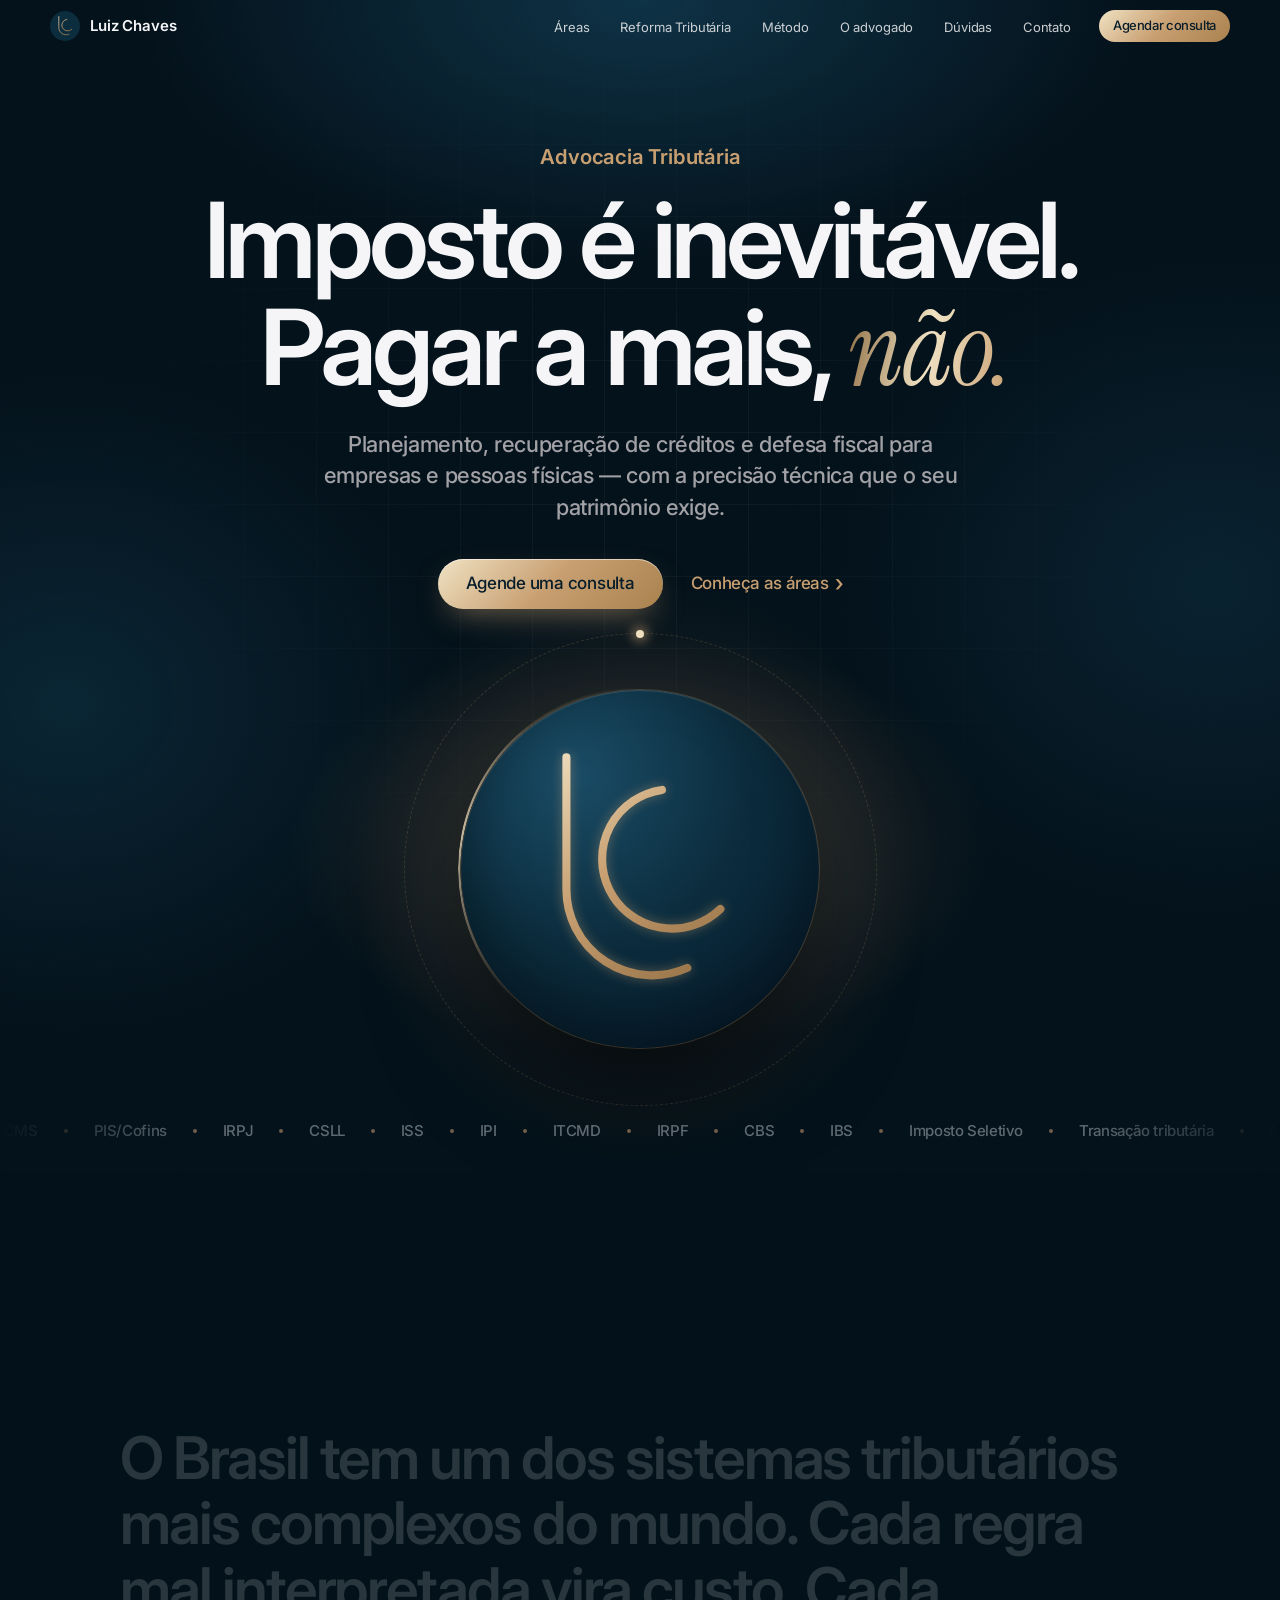
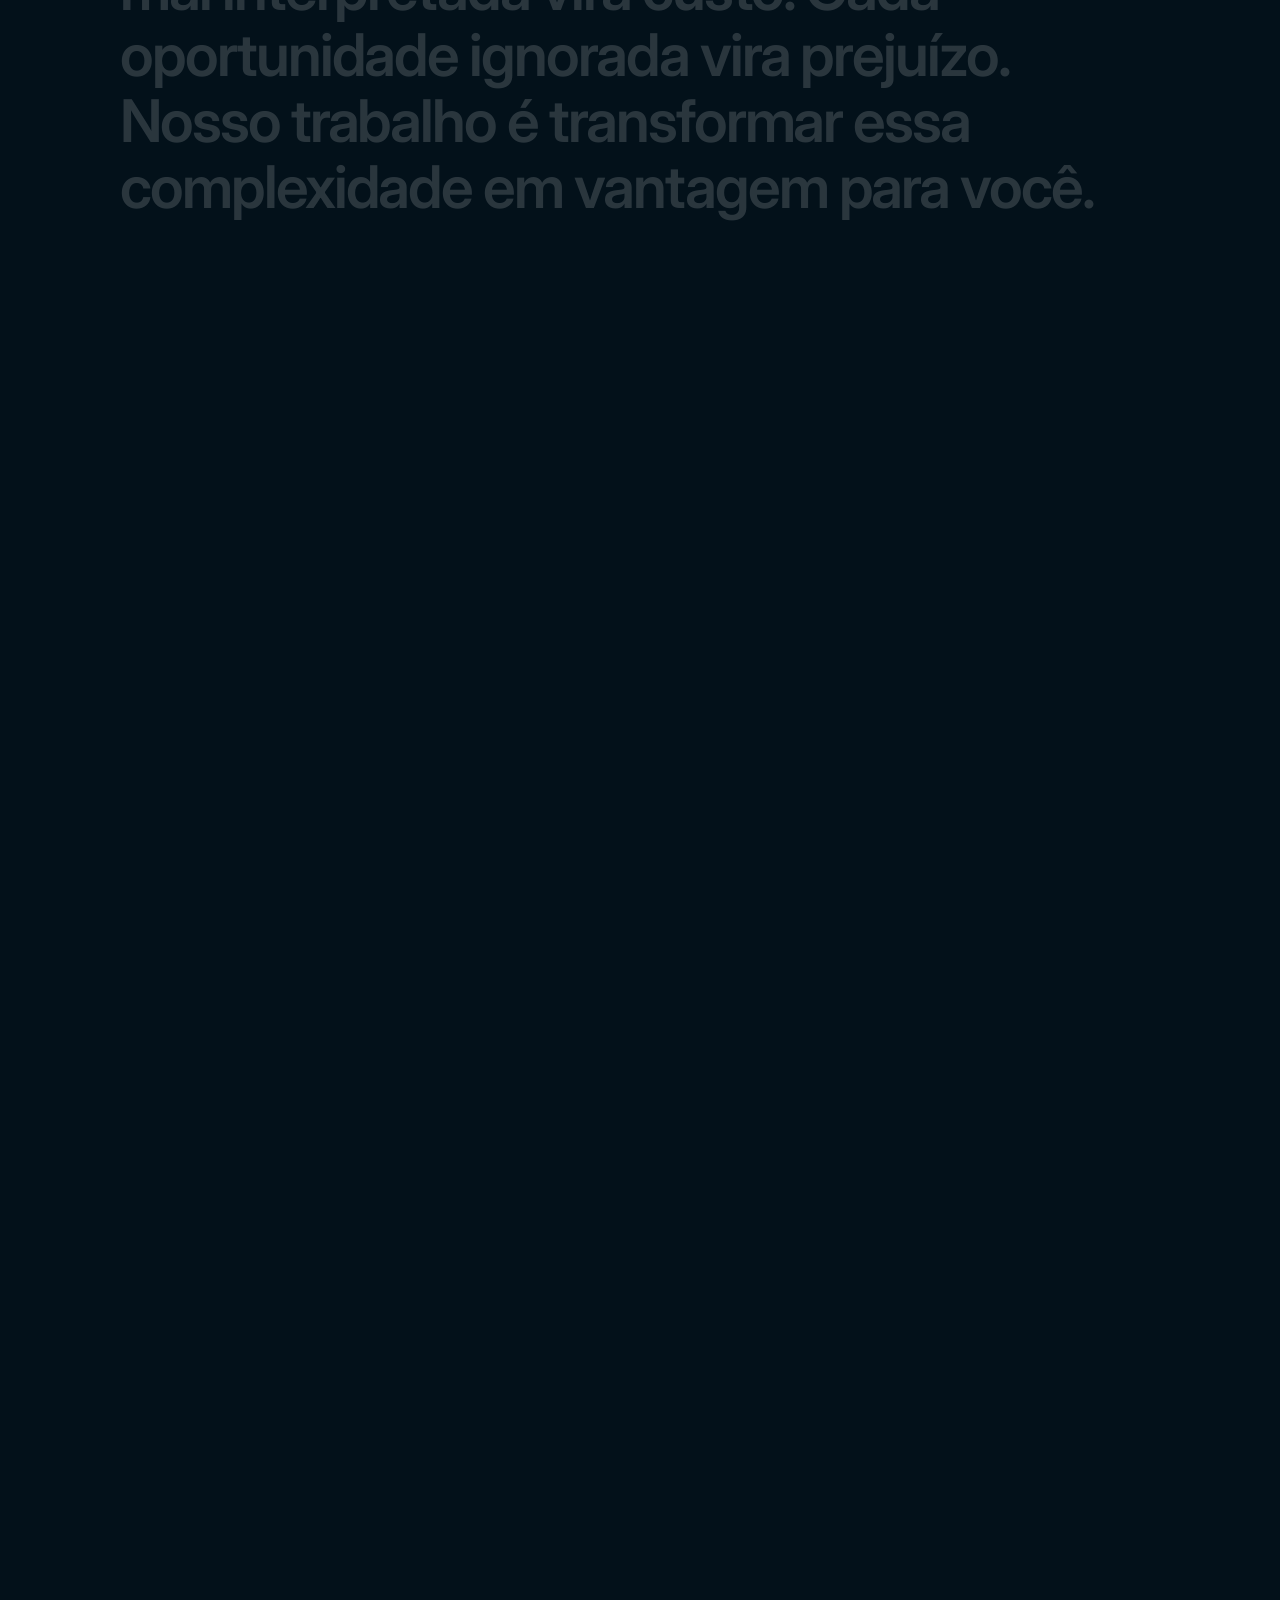
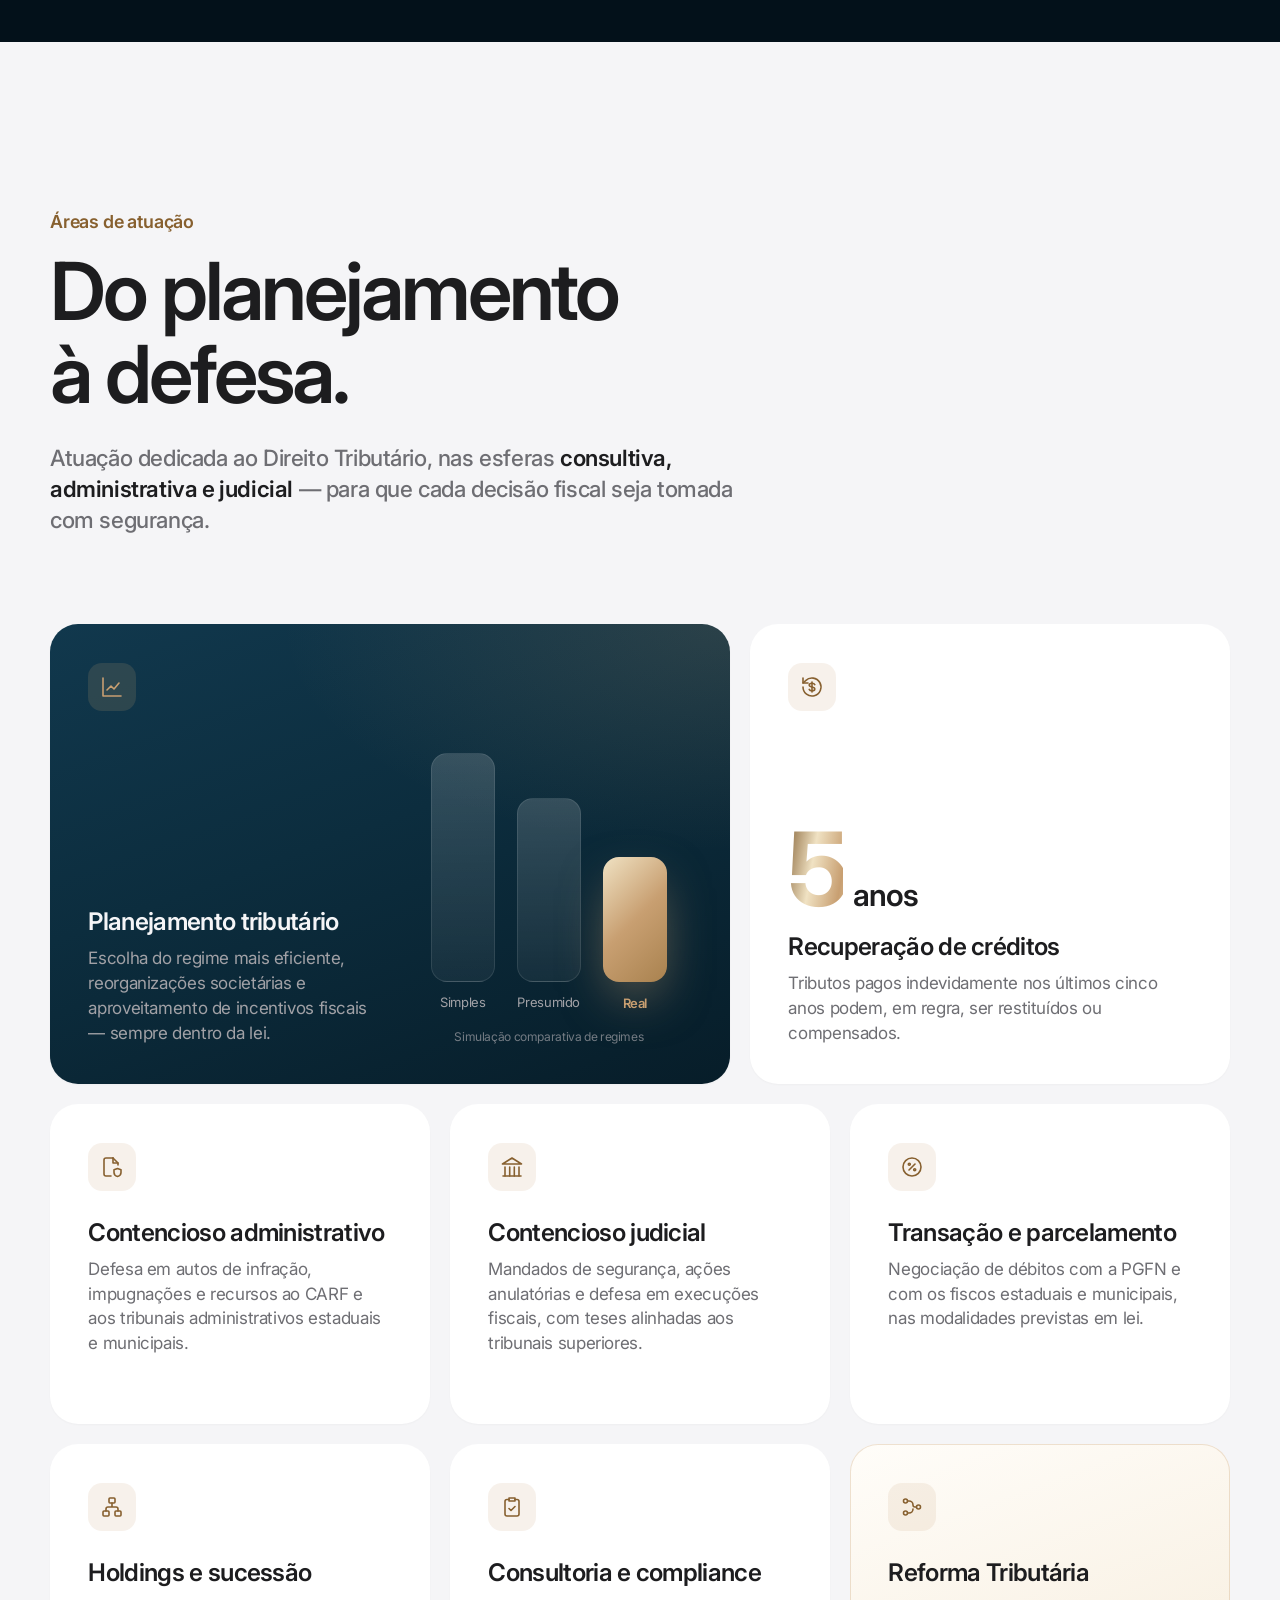
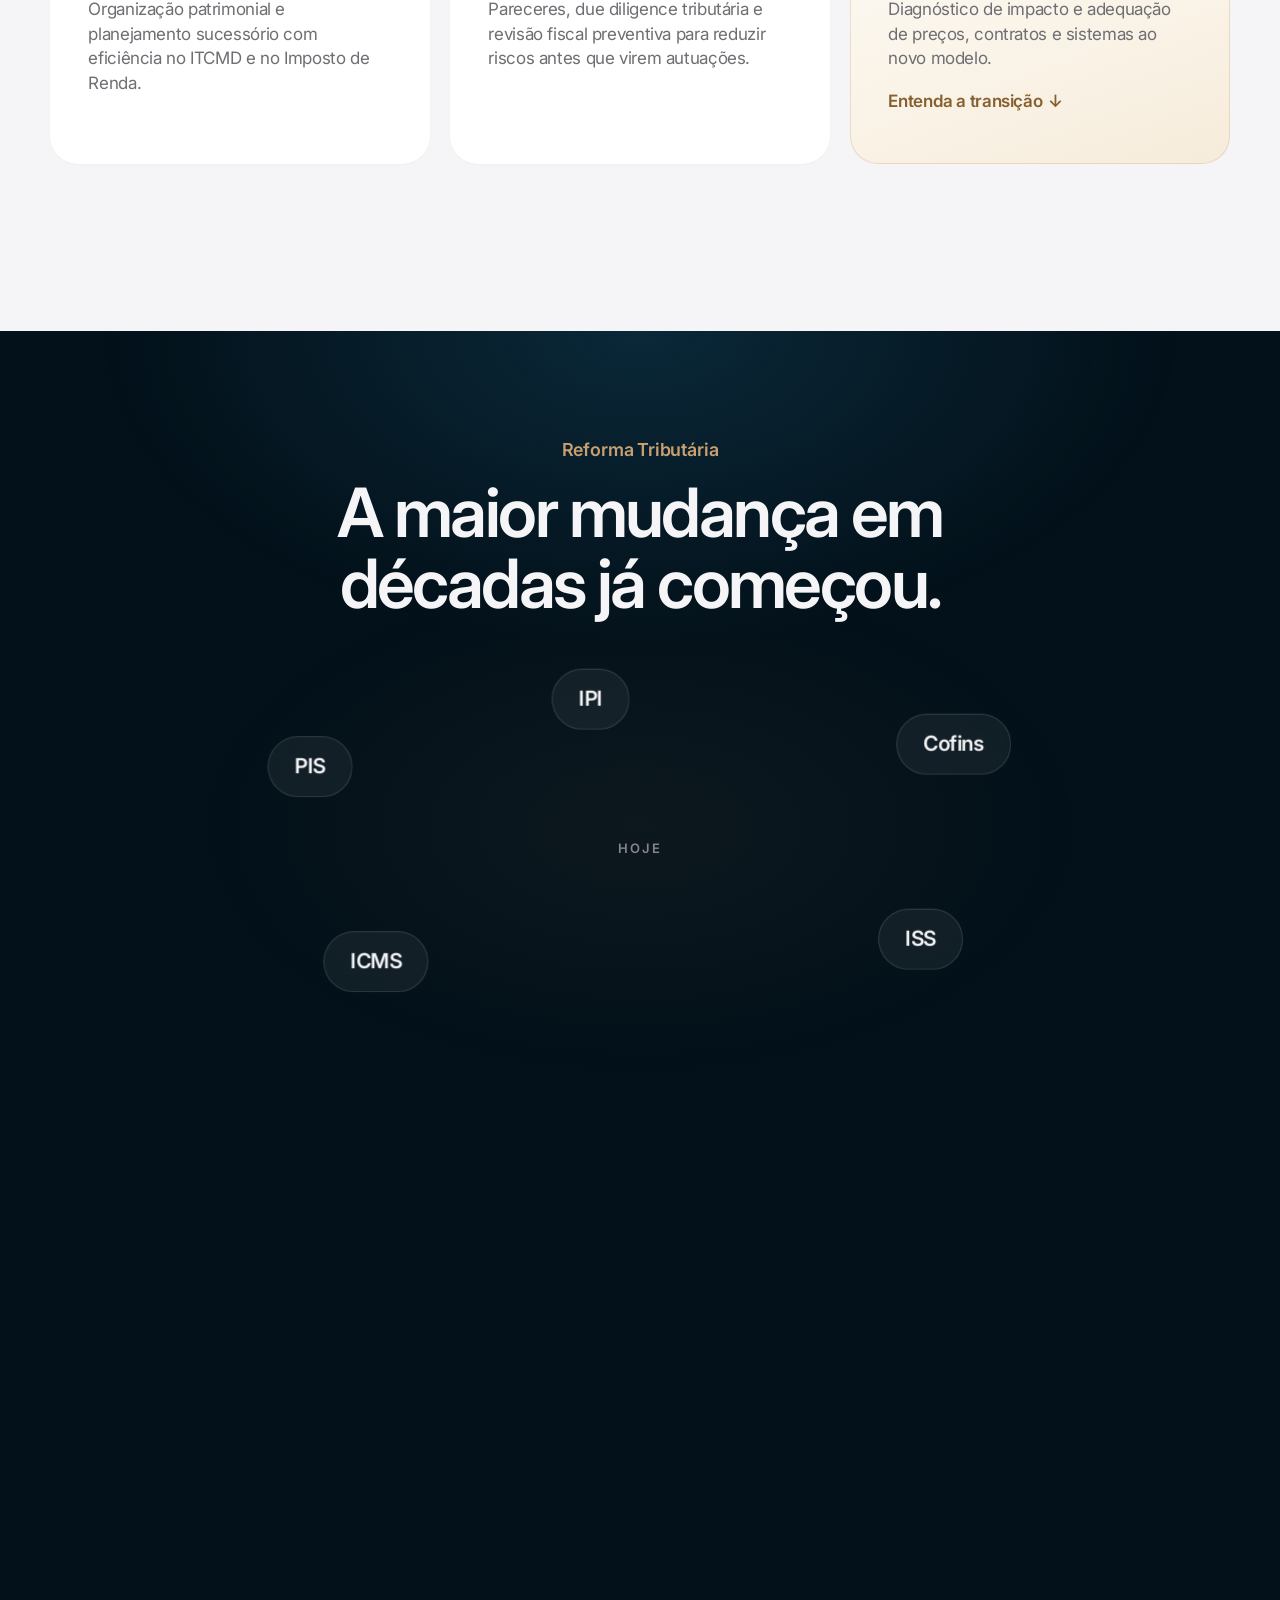
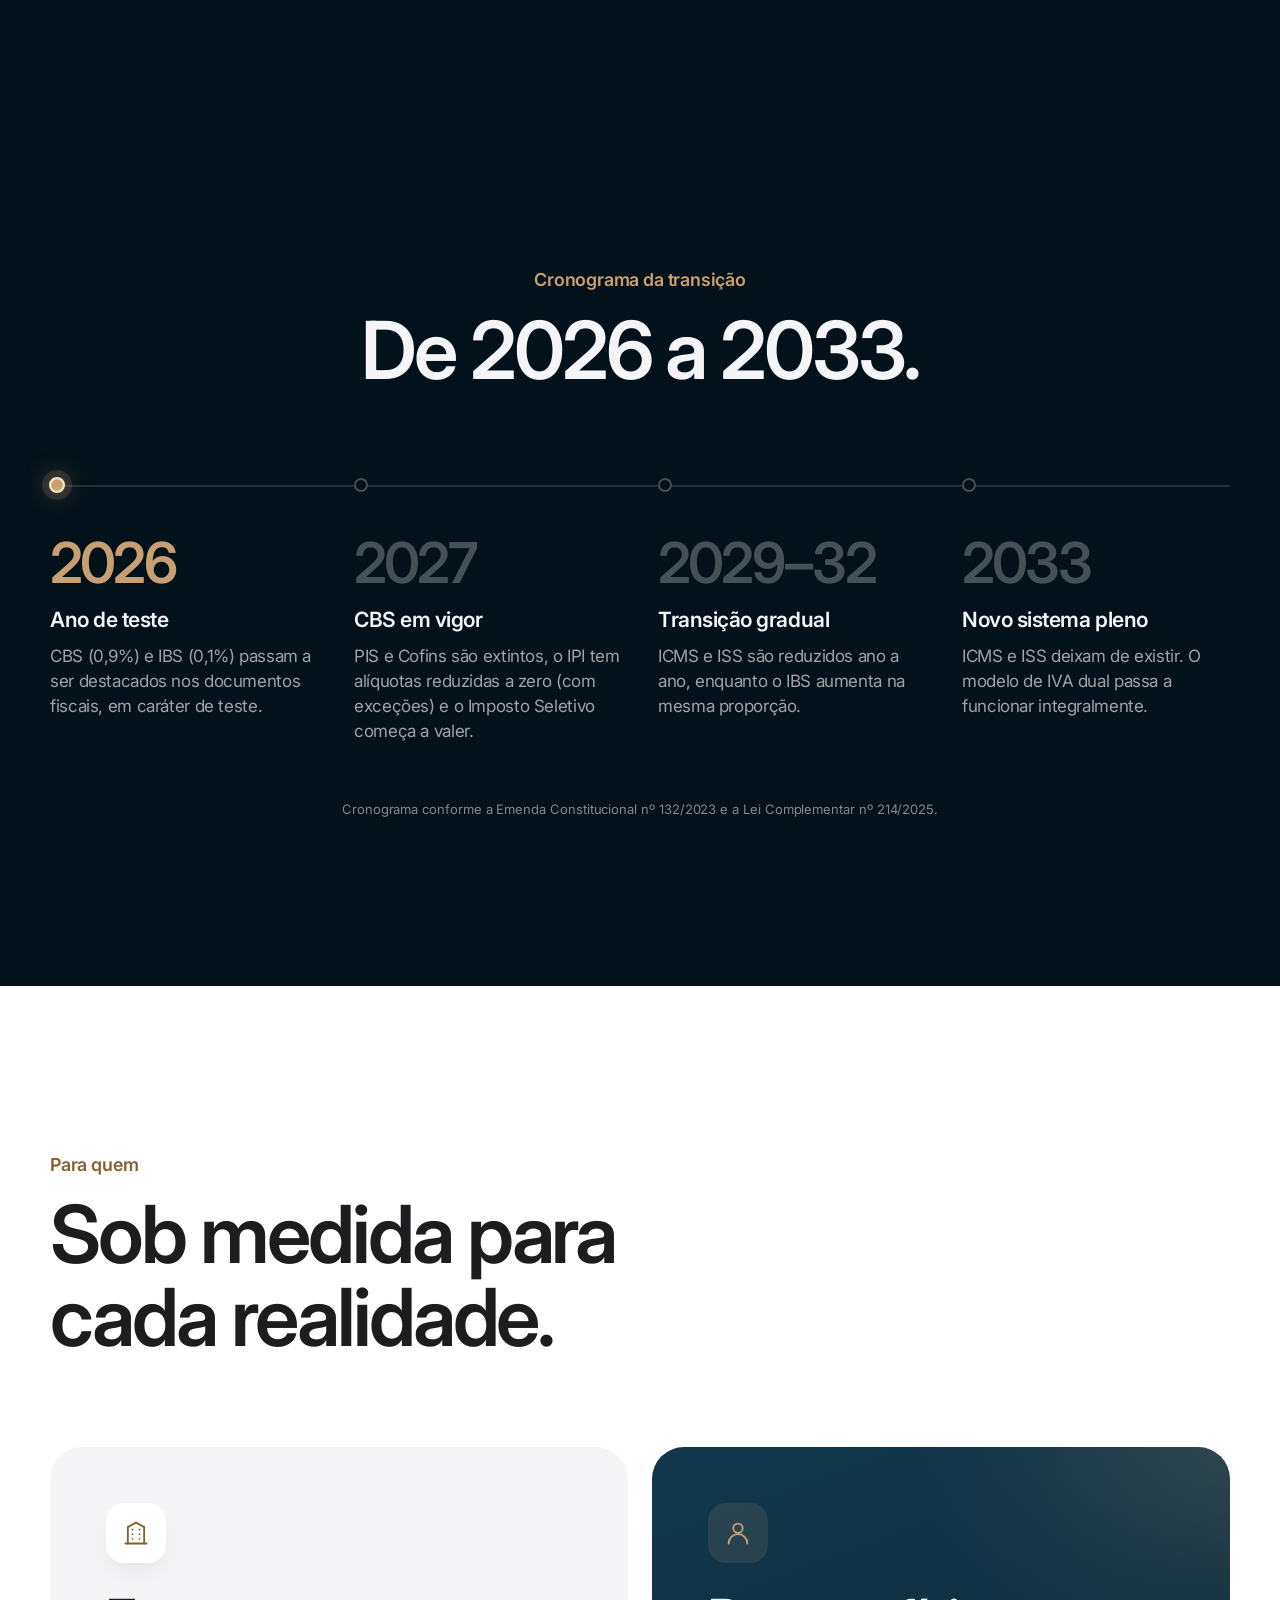
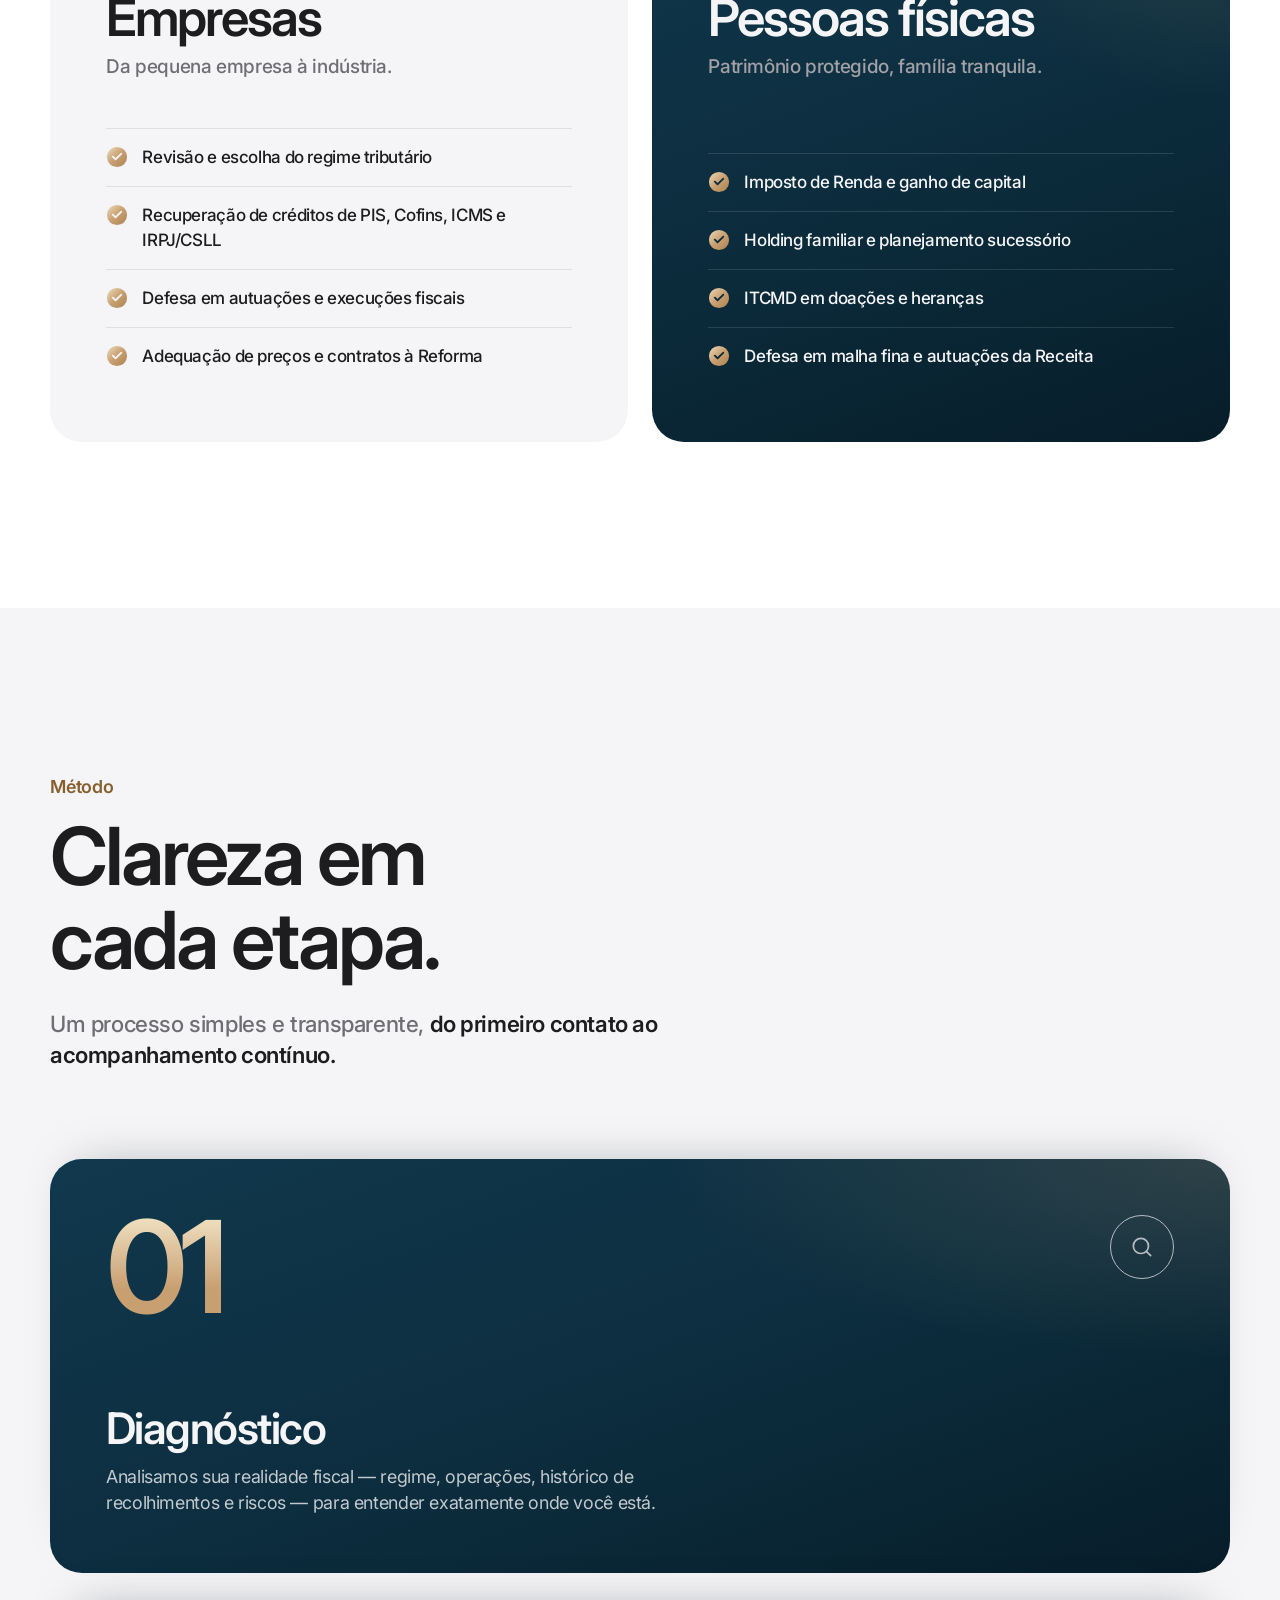
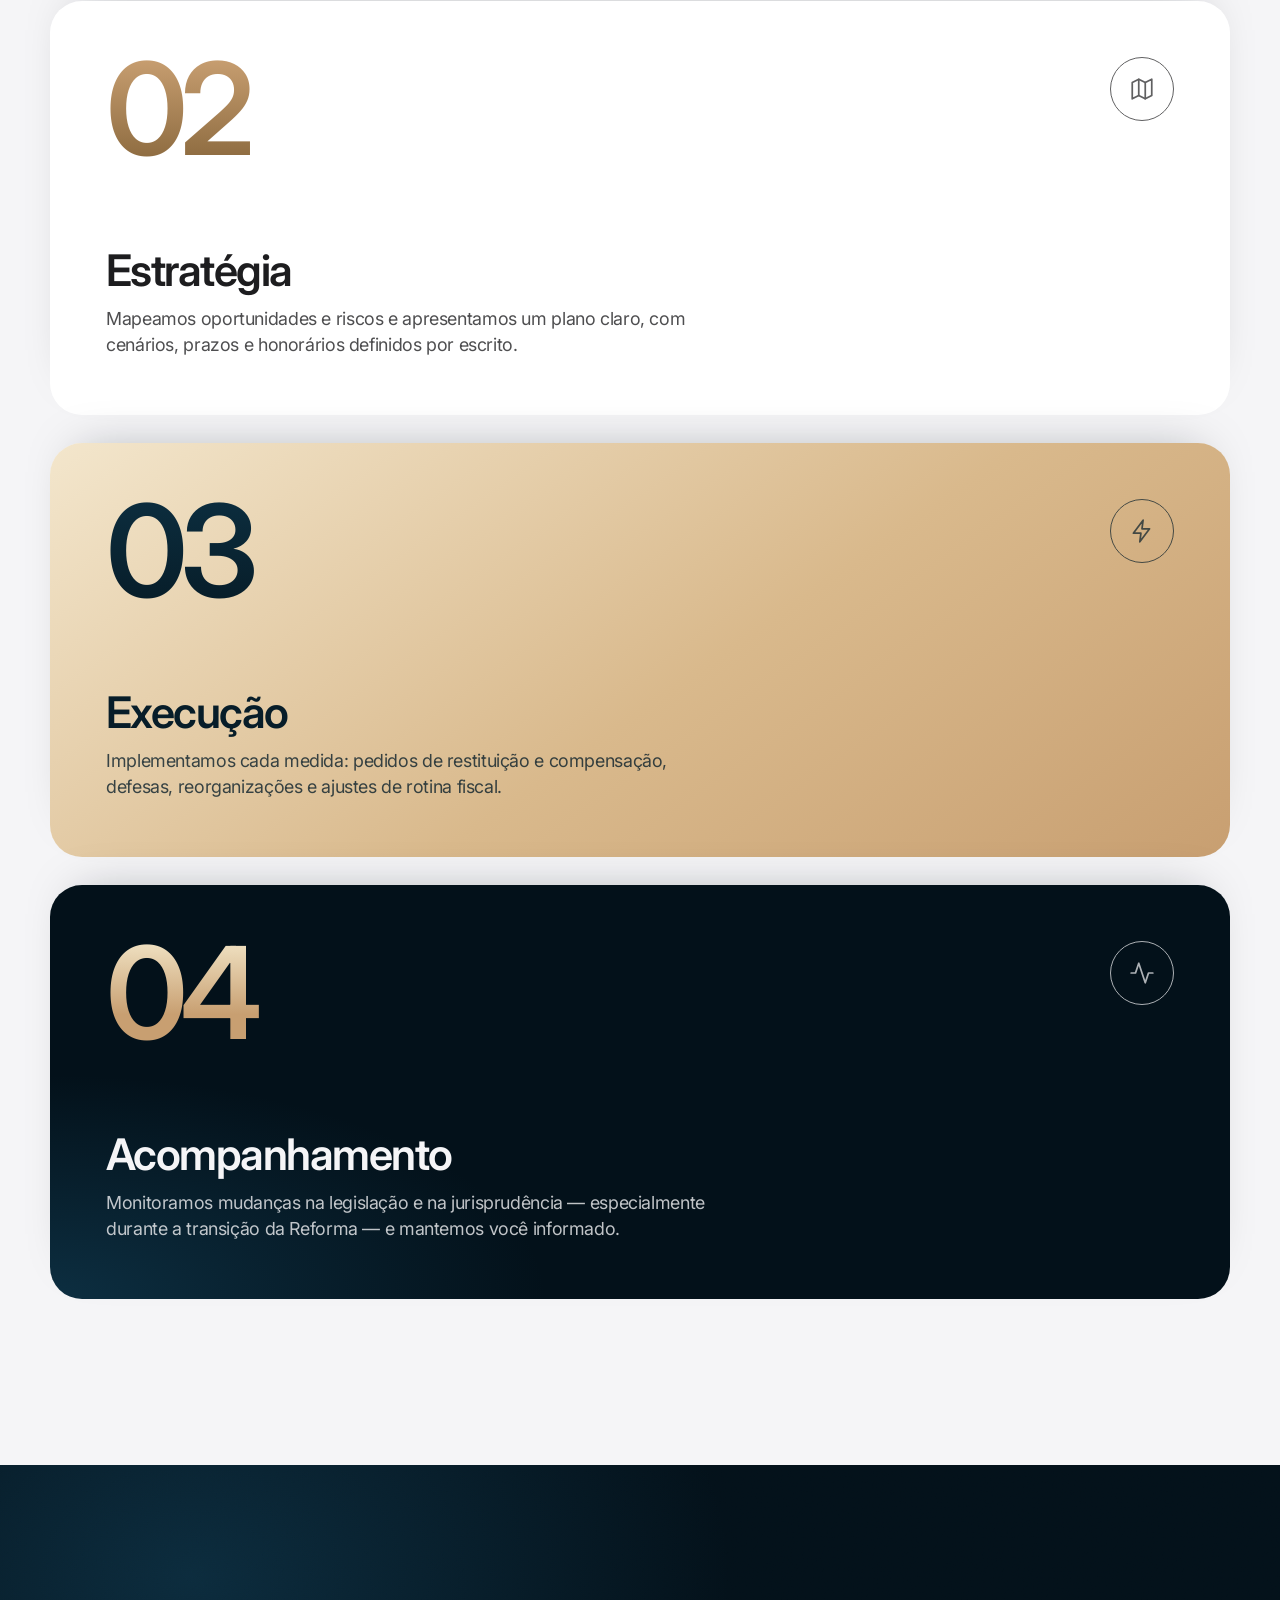
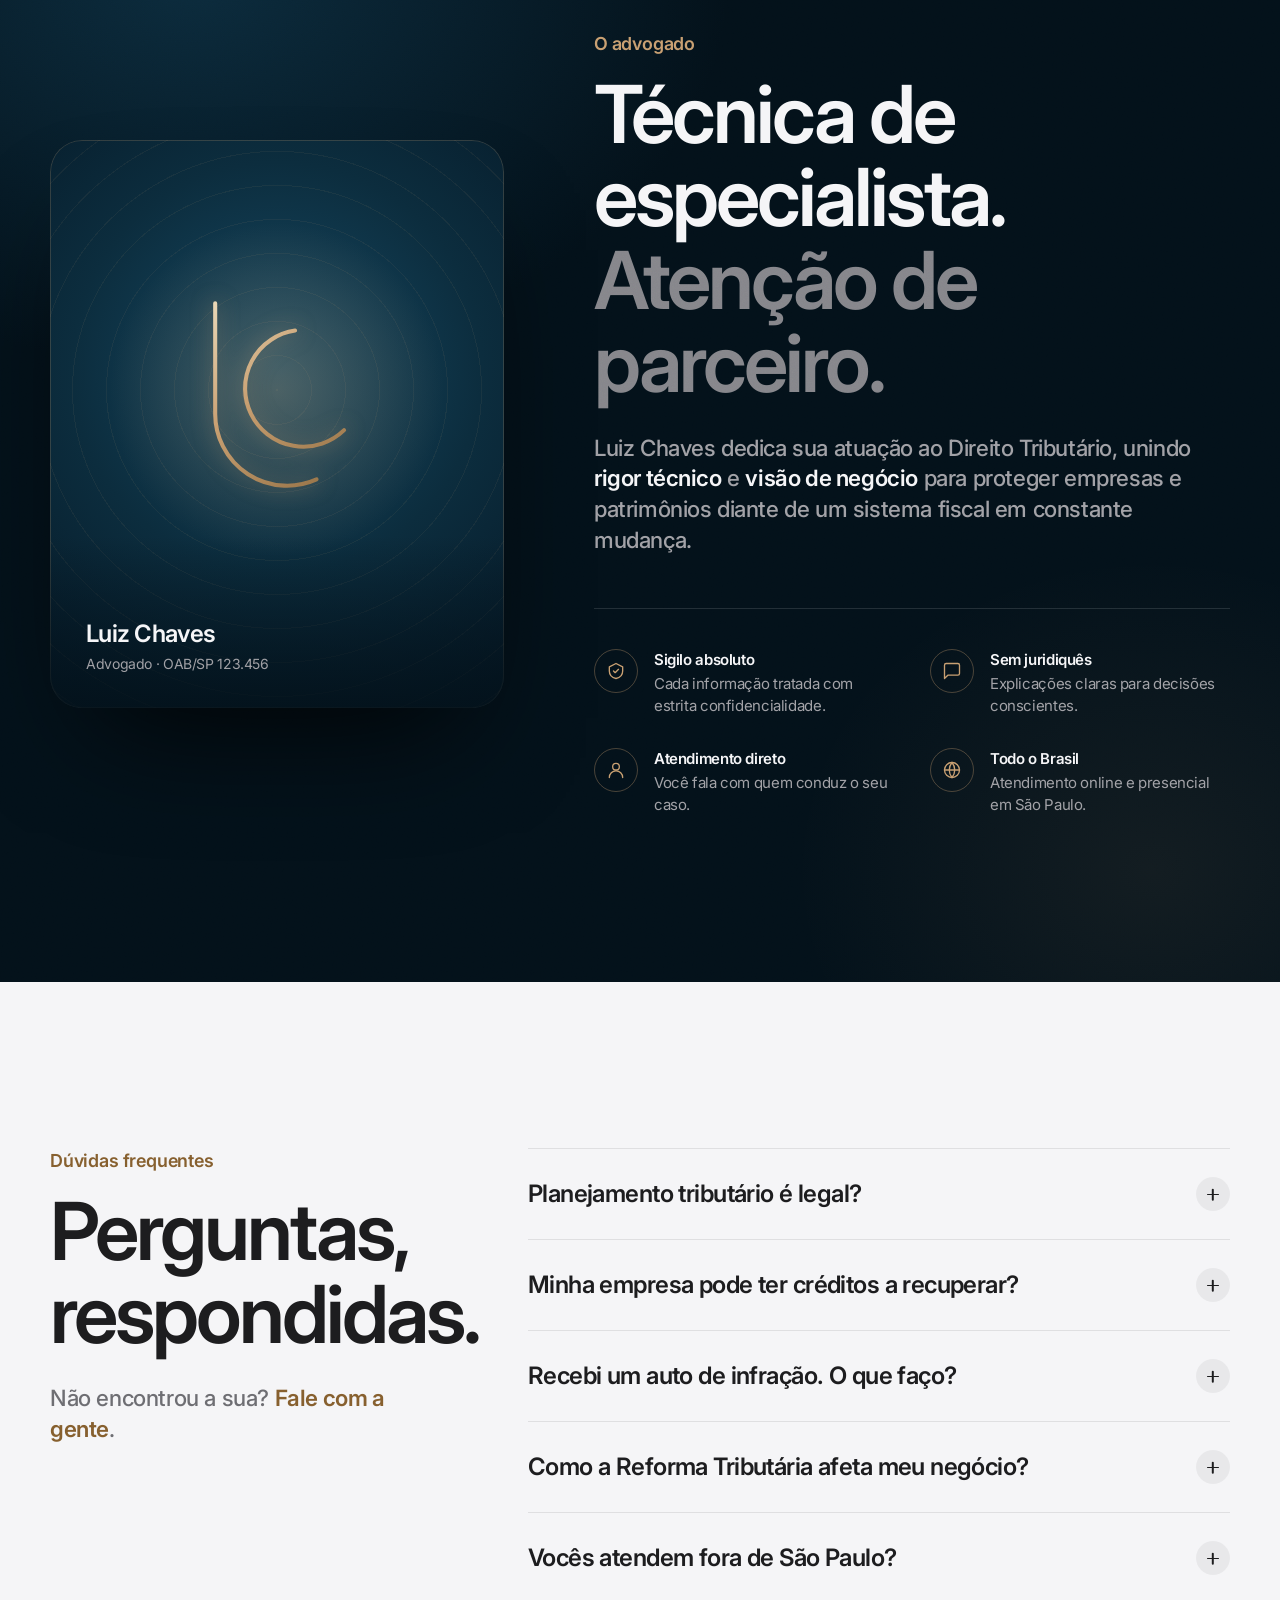
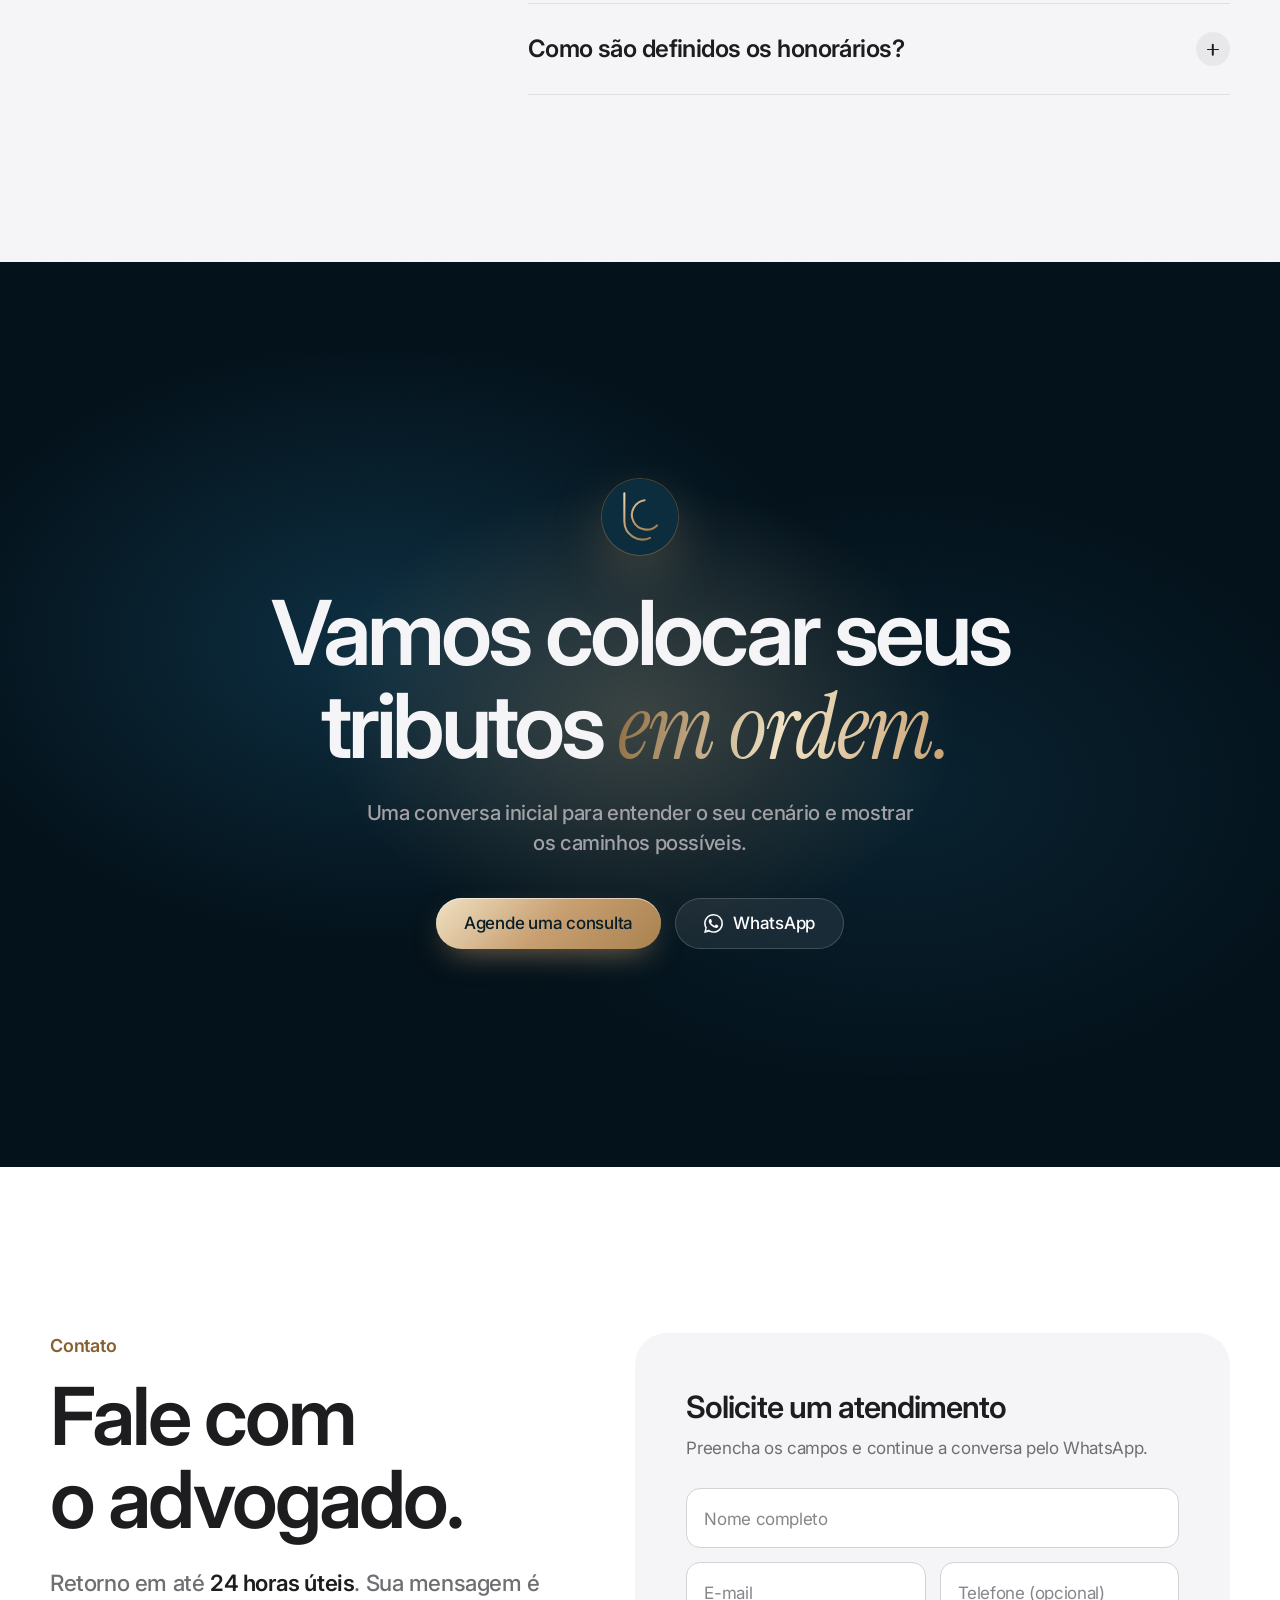
<file: index.html>
<!DOCTYPE html>
<html lang="pt-BR">
<head>
    <meta charset="UTF-8">
    <meta name="viewport" content="width=device-width, initial-scale=1, viewport-fit=cover">
    <title>Luiz Chaves | Advocacia Tributária</title>
    <meta name="description" content="Luiz Chaves Advocacia Tributária — planejamento tributário, recuperação de créditos, defesa em autos de infração e adequação à Reforma Tributária para empresas e pessoas físicas.">
    <meta name="theme-color" content="#03111a">
    <meta name="color-scheme" content="light">
    <meta name="format-detection" content="telephone=no">

    <!-- Open Graph (troque a URL abaixo pelo domínio definitivo) -->
    <meta property="og:type" content="website">
    <meta property="og:locale" content="pt_BR">
    <meta property="og:site_name" content="Luiz Chaves Advocacia Tributária">
    <meta property="og:title" content="Luiz Chaves | Advocacia Tributária">
    <meta property="og:description" content="Imposto é inevitável. Pagar a mais, não. Planejamento, recuperação de créditos, defesa fiscal e Reforma Tributária.">
    <meta property="og:image" content="https://herondsx.github.io/LC/assets/img/og.jpg">
    <meta property="og:url" content="https://herondsx.github.io/LC/">
    <meta property="og:image:width" content="1200">
    <meta property="og:image:height" content="630">
    <meta name="twitter:card" content="summary_large_image">

    <link rel="icon" href="assets/img/favicon.svg" type="image/svg+xml">
    <link rel="icon" href="assets/img/logo.png" type="image/png">
    <link rel="apple-touch-icon" href="assets/img/logo.png">

    <link rel="preconnect" href="https://fonts.googleapis.com">
    <link rel="preconnect" href="https://fonts.gstatic.com" crossorigin>
    <link href="https://fonts.googleapis.com/css2?family=Inter:wght@400;500;600;700&family=Instrument+Serif:ital@0;1&display=swap" rel="stylesheet">

    <link rel="stylesheet" href="assets/css/style.css?v=5">

    <!-- Ativa as animações apenas quando há JavaScript (sem JS o conteúdo aparece normalmente) -->
    <script>document.documentElement.classList.add('js');</script>
    <script src="assets/js/main.js?v=5" defer></script>

    <script type="application/ld+json">
    {
        "@context": "https://schema.org",
        "@type": "LegalService",
        "name": "Luiz Chaves Advocacia Tributária",
        "description": "Advocacia especializada em Direito Tributário: planejamento tributário, recuperação de créditos, contencioso administrativo e judicial e Reforma Tributária.",
        "image": "https://herondsx.github.io/LC/assets/img/logo.png",
        "url": "https://herondsx.github.io/LC/",
        "telephone": "+55 11 97000-7000",
        "email": "contato@luizchaves.adv.br",
        "address": {
            "@type": "PostalAddress",
            "streetAddress": "Av. das Nações, 1500 — Sala 1204",
            "addressLocality": "São Paulo",
            "addressRegion": "SP",
            "addressCountry": "BR"
        },
        "areaServed": "BR",
        "openingHours": "Mo-Fr 09:00-18:00",
        "knowsAbout": ["Direito Tributário", "Planejamento Tributário", "Recuperação de Créditos Tributários", "Reforma Tributária", "Contencioso Tributário"]
    }
    </script>
</head>
<body>

    <!-- Sprite: monograma "lc" vetorizado a partir do logo -->
    <svg class="sprite" aria-hidden="true" focusable="false">
        <defs>
            <linearGradient id="lcGold" gradientUnits="userSpaceOnUse" x1="60" y1="60" x2="180" y2="210">
                <stop offset="0" stop-color="#f0e2c3"/>
                <stop offset=".45" stop-color="#c89f71"/>
                <stop offset="1" stop-color="#8c6a3f"/>
            </linearGradient>
            <symbol id="lc-logo" viewBox="7 27 221 221">
                <circle cx="117.5" cy="137.5" r="110.5" fill="#0c2d3e"/>
                <path d="M72 68.5V150a53 53 0 0 0 74.7 48.3" fill="none" stroke="url(#lcGold)" stroke-width="6" stroke-linecap="round"/>
                <path d="M130.9 88.6A43 43 0 1 0 167 162" fill="none" stroke="url(#lcGold)" stroke-width="6" stroke-linecap="round"/>
            </symbol>
        </defs>
    </svg>

    <a class="skip-link" href="#conteudo">Pular para o conteúdo</a>

    <!-- ===================== NAV ===================== -->
    <header class="nav" id="nav" data-theme="dark">
        <div class="nav__inner">
            <a href="#inicio" class="nav__brand" aria-label="Luiz Chaves Advocacia Tributária — início">
                <svg class="nav__logo" aria-hidden="true"><use href="#lc-logo"/></svg>
                <span class="nav__name">Luiz Chaves</span>
            </a>

            <nav class="nav__menu" id="navMenu" aria-label="Navegação principal">
                <ul class="nav__list">
                    <li style="--i:0"><a href="#areas" class="nav__link">Áreas</a></li>
                    <li style="--i:1"><a href="#reforma" class="nav__link">Reforma Tributária</a></li>
                    <li style="--i:2"><a href="#metodo" class="nav__link">Método</a></li>
                    <li style="--i:3"><a href="#sobre" class="nav__link">O advogado</a></li>
                    <li style="--i:4"><a href="#faq" class="nav__link">Dúvidas</a></li>
                    <li style="--i:5"><a href="#contato" class="nav__link">Contato</a></li>
                </ul>
            </nav>

            <a href="#contato" class="nav__cta">Agendar consulta</a>

            <button class="nav__toggle" id="navToggle" type="button" aria-label="Abrir menu" aria-expanded="false" aria-controls="navMenu">
                <span></span><span></span>
            </button>
        </div>
    </header>

    <main id="conteudo">

        <!-- ===================== HERO ===================== -->
        <section class="hero" id="inicio" data-theme="dark" data-scene="exit">
            <div class="hero__bg" aria-hidden="true">
                <span class="hero__aurora"></span>
                <span class="hero__grid"></span>
                <span class="grain"></span>
            </div>

            <div class="hero__content">
                <p class="hero__eyebrow intro" style="--d:1">Advocacia Tributária</p>
                <h1 class="hero__title">
                    <span class="line intro" style="--d:2">Imposto é inevitável.</span>
                    <span class="line intro" style="--d:3">Pagar a mais, <em class="serif gold-text">não.</em></span>
                </h1>
                <p class="hero__lead intro" style="--d:4">
                    Planejamento, recuperação de créditos e defesa fiscal para empresas e pessoas
                    físicas — com a precisão técnica que o seu patrimônio exige.
                </p>
                <div class="hero__actions intro" style="--d:5">
                    <a href="#contato" class="btn btn--gold">Agende uma consulta</a>
                    <a href="#areas" class="link-arrow">Conheça as áreas <span aria-hidden="true">›</span></a>
                </div>
            </div>

            <div class="hero__stage intro" style="--d:4" aria-hidden="true">
                <div class="medal">
                    <span class="medal__glow"></span>
                    <span class="medal__orbit"><i></i></span>
                    <span class="medal__ring"></span>
                    <div class="medal__disc">
                        <svg class="medal__mark" viewBox="7 27 221 221">
                            <path class="draw" pathLength="1" d="M72 68.5V150a53 53 0 0 0 74.7 48.3" fill="none" stroke="url(#lcGold)" stroke-width="5" stroke-linecap="round"/>
                            <path class="draw draw--2" pathLength="1" d="M130.9 88.6A43 43 0 1 0 167 162" fill="none" stroke="url(#lcGold)" stroke-width="5" stroke-linecap="round"/>
                        </svg>
                        <span class="medal__shine"></span>
                    </div>
                </div>
            </div>

            <div class="marquee intro" style="--d:6" aria-hidden="true">
                <div class="marquee__track">
                    <span>ICMS</span><span>PIS/Cofins</span><span>IRPJ</span><span>CSLL</span><span>ISS</span><span>IPI</span><span>ITCMD</span><span>IRPF</span><span>CBS</span><span>IBS</span><span>Imposto Seletivo</span><span>Transação tributária</span><span>CARF</span><span>Execução fiscal</span>
                    <span>ICMS</span><span>PIS/Cofins</span><span>IRPJ</span><span>CSLL</span><span>ISS</span><span>IPI</span><span>ITCMD</span><span>IRPF</span><span>CBS</span><span>IBS</span><span>Imposto Seletivo</span><span>Transação tributária</span><span>CARF</span><span>Execução fiscal</span>
                </div>
            </div>
        </section>

        <!-- ===================== MANIFESTO (texto que acende com o scroll) ===================== -->
        <section class="statement" data-theme="dark" data-scene="sticky" aria-label="Manifesto">
            <div class="statement__sticky">
                <p class="statement__text" data-words>
                    O Brasil tem um dos sistemas tributários mais complexos do mundo.
                    Cada regra mal interpretada vira custo. Cada oportunidade ignorada vira prejuízo.
                    Nosso trabalho é transformar essa complexidade em vantagem para você.
                </p>
            </div>
        </section>

        <!-- ===================== ÁREAS (BENTO) ===================== -->
        <section class="section section--light" id="areas" data-theme="light">
            <div class="container">
                <header class="sec-head">
                    <p class="eyebrow" data-reveal>Áreas de atuação</p>
                    <h2 class="title" data-reveal style="--d:1">Do planejamento<br class="br-md"> à defesa.</h2>
                    <p class="lead" data-reveal style="--d:2">
                        Atuação dedicada ao Direito Tributário, nas esferas <strong>consultiva, administrativa e judicial</strong> —
                        para que cada decisão fiscal seja tomada com segurança.
                    </p>
                </header>

                <div class="bento">
                    <!-- Planejamento -->
                    <article class="card card--dark card--plan" data-reveal data-spotlight>
                        <div class="card__body">
                            <span class="card__icon" aria-hidden="true">
                                <svg viewBox="0 0 24 24"><path d="M3 3v18h18"/><path d="m7 15 4-4 3 3 5-6"/></svg>
                            </span>
                            <h3 class="card__title">Planejamento tributário</h3>
                            <p class="card__text">Escolha do regime mais eficiente, reorganizações societárias e aproveitamento de incentivos fiscais — sempre dentro da lei.</p>
                        </div>
                        <div class="chart" aria-hidden="true">
                            <div class="chart__bar" style="--h:.92;--d:0"><span>Simples</span></div>
                            <div class="chart__bar" style="--h:.74;--d:1"><span>Presumido</span></div>
                            <div class="chart__bar chart__bar--gold" style="--h:.5;--d:2"><span>Real</span></div>
                            <p class="chart__caption">Simulação comparativa de regimes</p>
                        </div>
                    </article>

                    <!-- Recuperação -->
                    <article class="card card--recover" data-reveal style="--d:1" data-spotlight>
                        <span class="card__icon" aria-hidden="true">
                            <svg viewBox="0 0 24 24"><path d="M3 12a9 9 0 1 0 2.64-6.36L3 8"/><path d="M3 3v5h5"/><path d="M12 7v10"/><path d="M14.8 9.6c-.4-.9-1.5-1.4-2.8-1.4-1.6 0-2.8.8-2.8 1.9s1.2 1.6 2.8 1.9 2.8.8 2.8 1.9-1.2 1.9-2.8 1.9c-1.3 0-2.4-.5-2.8-1.4"/></svg>
                        </span>
                        <p class="big-num"><span class="gold-text">5</span><small>anos</small></p>
                        <h3 class="card__title">Recuperação de créditos</h3>
                        <p class="card__text">Tributos pagos indevidamente nos últimos cinco anos podem, em regra, ser restituídos ou compensados.</p>
                    </article>

                    <!-- Administrativo -->
                    <article class="card" data-reveal data-spotlight>
                        <span class="card__icon" aria-hidden="true">
                            <svg viewBox="0 0 24 24"><path d="M13 3H6a2 2 0 0 0-2 2v14a2 2 0 0 0 2 2h5"/><path d="M13 3l5 5v2"/><path d="M13 3v5h5"/><path d="M17.5 13.5l3.5 1.3v2.6c0 2.1-1.5 3.5-3.5 4.1-2-.6-3.5-2-3.5-4.1v-2.6z"/></svg>
                        </span>
                        <h3 class="card__title">Contencioso administrativo</h3>
                        <p class="card__text">Defesa em autos de infração, impugnações e recursos ao CARF e aos tribunais administrativos estaduais e municipais.</p>
                    </article>

                    <!-- Judicial -->
                    <article class="card" data-reveal style="--d:1" data-spotlight>
                        <span class="card__icon" aria-hidden="true">
                            <svg viewBox="0 0 24 24"><path d="M3 21h18"/><path d="M5 21v-9M9.7 21v-9M14.3 21v-9M19 21v-9"/><path d="M12 3 2.5 9h19z"/></svg>
                        </span>
                        <h3 class="card__title">Contencioso judicial</h3>
                        <p class="card__text">Mandados de segurança, ações anulatórias e defesa em execuções fiscais, com teses alinhadas aos tribunais superiores.</p>
                    </article>

                    <!-- Transação -->
                    <article class="card" data-reveal style="--d:2" data-spotlight>
                        <span class="card__icon" aria-hidden="true">
                            <svg viewBox="0 0 24 24"><circle cx="12" cy="12" r="9"/><path d="m15 9-6 6"/><circle cx="9.3" cy="9.3" r="1"/><circle cx="14.7" cy="14.7" r="1"/></svg>
                        </span>
                        <h3 class="card__title">Transação e parcelamento</h3>
                        <p class="card__text">Negociação de débitos com a PGFN e com os fiscos estaduais e municipais, nas modalidades previstas em lei.</p>
                    </article>

                    <!-- Holding -->
                    <article class="card" data-reveal data-spotlight>
                        <span class="card__icon" aria-hidden="true">
                            <svg viewBox="0 0 24 24"><rect x="9" y="3" width="6" height="5" rx="1"/><rect x="3" y="16" width="6" height="5" rx="1"/><rect x="15" y="16" width="6" height="5" rx="1"/><path d="M12 8v4M6 16v-2a2 2 0 0 1 2-2h8a2 2 0 0 1 2 2v2"/></svg>
                        </span>
                        <h3 class="card__title">Holdings e sucessão</h3>
                        <p class="card__text">Organização patrimonial e planejamento sucessório com eficiência no ITCMD e no Imposto de Renda.</p>
                    </article>

                    <!-- Compliance -->
                    <article class="card" data-reveal style="--d:1" data-spotlight>
                        <span class="card__icon" aria-hidden="true">
                            <svg viewBox="0 0 24 24"><path d="M9 3h6v3H9z"/><path d="M15 4.5h2a2 2 0 0 1 2 2V19a2 2 0 0 1-2 2H7a2 2 0 0 1-2-2V6.5a2 2 0 0 1 2-2h2"/><path d="m9 13.5 2 2 4-4"/></svg>
                        </span>
                        <h3 class="card__title">Consultoria e compliance</h3>
                        <p class="card__text">Pareceres, due diligence tributária e revisão fiscal preventiva para reduzir riscos antes que virem autuações.</p>
                    </article>

                    <!-- Reforma -->
                    <a href="#reforma" class="card card--reform" data-reveal style="--d:2" data-spotlight>
                        <span class="card__icon" aria-hidden="true">
                            <svg viewBox="0 0 24 24"><circle cx="5.5" cy="6" r="2"/><circle cx="5.5" cy="18" r="2"/><circle cx="18.5" cy="12" r="2"/><path d="M7.5 6H9a4 4 0 0 1 4 4 2 2 0 0 0 2 2h1.5M7.5 18H9a4 4 0 0 0 4-4"/></svg>
                        </span>
                        <h3 class="card__title">Reforma Tributária</h3>
                        <p class="card__text">Diagnóstico de impacto e adequação de preços, contratos e sistemas ao novo modelo.</p>
                        <span class="card__link">Entenda a transição <span aria-hidden="true">↓</span></span>
                    </a>
                </div>
            </div>
        </section>

        <!-- ===================== REFORMA (cena com scroll) ===================== -->
        <section class="reform" id="reforma" data-theme="dark" data-scene="sticky">
            <div class="reform__sticky">
                <header class="reform__head">
                    <p class="eyebrow eyebrow--light">Reforma Tributária</p>
                    <h2 class="title title--light">A maior mudança em<br class="br-md"> décadas já começou.</h2>
                </header>

                <div class="merge" aria-hidden="true">
                    <p class="merge__label merge__label--old">Hoje</p>
                    <p class="merge__label merge__label--new">Novo modelo · IVA dual</p>

                    <span class="chip chip--old" style="--x:-1;--y:-.55">PIS</span>
                    <span class="chip chip--old" style="--x:.95;--y:-.7">Cofins</span>
                    <span class="chip chip--old" style="--x:-.15;--y:-1">IPI</span>
                    <span class="chip chip--old" style="--x:-.8;--y:.75">ICMS</span>
                    <span class="chip chip--old" style="--x:.85;--y:.6">ISS</span>

                    <span class="core"></span>

                    <span class="chip chip--new chip--cbs"><b>CBS</b><small>Federal</small></span>
                    <span class="chip chip--new chip--ibs"><b>IBS</b><small>Estados e municípios</small></span>
                    <span class="chip chip--new chip--is"><b>IS</b><small>Imposto Seletivo</small></span>
                </div>

                <p class="reform__caption">
                    <strong>Cinco tributos dão lugar a um novo sistema.</strong>
                    Preços, margens, créditos e contratos serão afetados — quem se prepara antes, atravessa a transição com segurança.
                </p>
            </div>
        </section>

        <!-- Linha do tempo da transição -->
        <section class="timeline-sec" data-theme="dark" aria-labelledby="timelineTitle">
            <div class="container">
                <header class="sec-head sec-head--center">
                    <p class="eyebrow eyebrow--light" data-reveal>Cronograma da transição</p>
                    <h2 class="title title--light" id="timelineTitle" data-reveal style="--d:1">De 2026 a 2033.</h2>
                </header>

                <ol class="timeline" data-scene="view">
                    <li class="tl-item" data-reveal>
                        <span class="tl-item__dot" aria-hidden="true"></span>
                        <p class="tl-item__year">2026</p>
                        <h3 class="tl-item__title">Ano de teste</h3>
                        <p class="tl-item__text">CBS (0,9%) e IBS (0,1%) passam a ser destacados nos documentos fiscais, em caráter de teste.</p>
                    </li>
                    <li class="tl-item" data-reveal style="--d:1">
                        <span class="tl-item__dot" aria-hidden="true"></span>
                        <p class="tl-item__year">2027</p>
                        <h3 class="tl-item__title">CBS em vigor</h3>
                        <p class="tl-item__text">PIS e Cofins são extintos, o IPI tem alíquotas reduzidas a zero (com exceções) e o Imposto Seletivo começa a valer.</p>
                    </li>
                    <li class="tl-item" data-reveal style="--d:2">
                        <span class="tl-item__dot" aria-hidden="true"></span>
                        <p class="tl-item__year">2029<span>–</span>32</p>
                        <h3 class="tl-item__title">Transição gradual</h3>
                        <p class="tl-item__text">ICMS e ISS são reduzidos ano a ano, enquanto o IBS aumenta na mesma proporção.</p>
                    </li>
                    <li class="tl-item" data-reveal style="--d:3">
                        <span class="tl-item__dot" aria-hidden="true"></span>
                        <p class="tl-item__year">2033</p>
                        <h3 class="tl-item__title">Novo sistema pleno</h3>
                        <p class="tl-item__text">ICMS e ISS deixam de existir. O modelo de IVA dual passa a funcionar integralmente.</p>
                    </li>
                </ol>

                <p class="footnote" data-reveal>Cronograma conforme a Emenda Constitucional nº 132/2023 e a Lei Complementar nº 214/2025.</p>
            </div>
        </section>

        <!-- ===================== PARA QUEM ===================== -->
        <section class="section section--white" id="para-quem" data-theme="light">
            <div class="container">
                <header class="sec-head">
                    <p class="eyebrow" data-reveal>Para quem</p>
                    <h2 class="title" data-reveal style="--d:1">Sob medida para<br class="br-md"> cada realidade.</h2>
                </header>

                <div class="audience">
                    <article class="aud-card" data-reveal data-tilt>
                        <div class="aud-card__head">
                            <span class="aud-card__icon" aria-hidden="true">
                                <svg viewBox="0 0 24 24"><path d="M3 21h18"/><path d="M5 21V7l7-4 7 4v14"/><path d="M9 9h.01M9 13h.01M9 17h.01M15 9h.01M15 13h.01M15 17h.01"/></svg>
                            </span>
                            <h3 class="aud-card__title">Empresas</h3>
                            <p class="aud-card__sub">Da pequena empresa à indústria.</p>
                        </div>
                        <ul class="checklist">
                            <li>Revisão e escolha do regime tributário</li>
                            <li>Recuperação de créditos de PIS, Cofins, ICMS e IRPJ/CSLL</li>
                            <li>Defesa em autuações e execuções fiscais</li>
                            <li>Adequação de preços e contratos à Reforma</li>
                        </ul>
                    </article>

                    <article class="aud-card aud-card--dark" data-reveal style="--d:1" data-tilt>
                        <div class="aud-card__head">
                            <span class="aud-card__icon" aria-hidden="true">
                                <svg viewBox="0 0 24 24"><circle cx="12" cy="8" r="4"/><path d="M4 21a8 8 0 0 1 16 0"/></svg>
                            </span>
                            <h3 class="aud-card__title">Pessoas físicas</h3>
                            <p class="aud-card__sub">Patrimônio protegido, família tranquila.</p>
                        </div>
                        <ul class="checklist">
                            <li>Imposto de Renda e ganho de capital</li>
                            <li>Holding familiar e planejamento sucessório</li>
                            <li>ITCMD em doações e heranças</li>
                            <li>Defesa em malha fina e autuações da Receita</li>
                        </ul>
                    </article>
                </div>
            </div>
        </section>

        <!-- ===================== MÉTODO (cards empilhados) ===================== -->
        <section class="section section--light" id="metodo" data-theme="light">
            <div class="container">
                <header class="sec-head">
                    <p class="eyebrow" data-reveal>Método</p>
                    <h2 class="title" data-reveal style="--d:1">Clareza em<br class="br-md"> cada etapa.</h2>
                    <p class="lead" data-reveal style="--d:2">Um processo simples e transparente, <strong>do primeiro contato ao acompanhamento contínuo.</strong></p>
                </header>

                <ol class="stack">
                    <li class="stack__card stack__card--1" style="--i:0">
                        <span class="stack__num">01</span>
                        <div class="stack__body">
                            <h3 class="stack__title">Diagnóstico</h3>
                            <p class="stack__text">Analisamos sua realidade fiscal — regime, operações, histórico de recolhimentos e riscos — para entender exatamente onde você está.</p>
                        </div>
                        <span class="stack__icon" aria-hidden="true"><svg viewBox="0 0 24 24"><circle cx="11" cy="11" r="7"/><path d="m20 20-4-4"/></svg></span>
                    </li>
                    <li class="stack__card stack__card--2" style="--i:1">
                        <span class="stack__num">02</span>
                        <div class="stack__body">
                            <h3 class="stack__title">Estratégia</h3>
                            <p class="stack__text">Mapeamos oportunidades e riscos e apresentamos um plano claro, com cenários, prazos e honorários definidos por escrito.</p>
                        </div>
                        <span class="stack__icon" aria-hidden="true"><svg viewBox="0 0 24 24"><path d="M3 6l6-3 6 3 6-3v15l-6 3-6-3-6 3z"/><path d="M9 3v15M15 6v15"/></svg></span>
                    </li>
                    <li class="stack__card stack__card--3" style="--i:2">
                        <span class="stack__num">03</span>
                        <div class="stack__body">
                            <h3 class="stack__title">Execução</h3>
                            <p class="stack__text">Implementamos cada medida: pedidos de restituição e compensação, defesas, reorganizações e ajustes de rotina fiscal.</p>
                        </div>
                        <span class="stack__icon" aria-hidden="true"><svg viewBox="0 0 24 24"><path d="M13 2 4 14h7l-1 8 9-12h-7z"/></svg></span>
                    </li>
                    <li class="stack__card stack__card--4" style="--i:3">
                        <span class="stack__num">04</span>
                        <div class="stack__body">
                            <h3 class="stack__title">Acompanhamento</h3>
                            <p class="stack__text">Monitoramos mudanças na legislação e na jurisprudência — especialmente durante a transição da Reforma — e mantemos você informado.</p>
                        </div>
                        <span class="stack__icon" aria-hidden="true"><svg viewBox="0 0 24 24"><path d="M22 12h-4l-3 9L9 3l-3 9H2"/></svg></span>
                    </li>
                </ol>
            </div>
        </section>

        <!-- ===================== SOBRE ===================== -->
        <section class="section about" id="sobre" data-theme="dark">
            <span class="grain" aria-hidden="true"></span>
            <div class="container about__grid">
                <!--
                    FOTO DO ADVOGADO: para usar uma foto real, troque o bloco <div class="portrait__art"> abaixo por:
                    <img class="portrait__photo" src="assets/img/luiz-chaves.jpg" alt="Luiz Chaves, advogado tributarista" width="800" height="1000" loading="lazy">
                -->
                <figure class="portrait" data-reveal data-tilt>
                    <div class="portrait__art" aria-hidden="true">
                        <span class="portrait__glow"></span>
                        <svg class="portrait__mark" viewBox="7 27 221 221">
                            <path d="M72 68.5V150a53 53 0 0 0 74.7 48.3" fill="none" stroke="url(#lcGold)" stroke-width="3" stroke-linecap="round"/>
                            <path d="M130.9 88.6A43 43 0 1 0 167 162" fill="none" stroke="url(#lcGold)" stroke-width="3" stroke-linecap="round"/>
                        </svg>
                    </div>
                    <figcaption class="portrait__caption">
                        <strong>Luiz Chaves</strong>
                        <span>Advogado · OAB/SP 123.456</span>
                    </figcaption>
                </figure>

                <div class="about__content">
                    <p class="eyebrow eyebrow--light" data-reveal>O advogado</p>
                    <h2 class="title title--light" data-reveal style="--d:1">Técnica de<br> especialista.<br><span class="muted">Atenção de<br class="br-sm"> parceiro.</span></h2>
                    <p class="lead lead--light" data-reveal style="--d:2">
                        Luiz Chaves dedica sua atuação ao Direito Tributário, unindo <strong>rigor técnico</strong> e
                        <strong>visão de negócio</strong> para proteger empresas e patrimônios diante de um sistema fiscal
                        em constante mudança.
                    </p>

                    <ul class="values">
                        <li data-reveal style="--d:2">
                            <span class="values__icon" aria-hidden="true"><svg viewBox="0 0 24 24"><path d="M12 3l8 4v5c0 5-3.5 8-8 9-4.5-1-8-4-8-9V7z"/><path d="m9 12 2 2 4-4"/></svg></span>
                            <span><strong>Sigilo absoluto</strong>Cada informação tratada com estrita confidencialidade.</span>
                        </li>
                        <li data-reveal style="--d:3">
                            <span class="values__icon" aria-hidden="true"><svg viewBox="0 0 24 24"><path d="M21 15a2 2 0 0 1-2 2H7l-4 4V5a2 2 0 0 1 2-2h14a2 2 0 0 1 2 2z"/></svg></span>
                            <span><strong>Sem juridiquês</strong>Explicações claras para decisões conscientes.</span>
                        </li>
                        <li data-reveal style="--d:4">
                            <span class="values__icon" aria-hidden="true"><svg viewBox="0 0 24 24"><circle cx="12" cy="8" r="4"/><path d="M4 21a8 8 0 0 1 16 0"/></svg></span>
                            <span><strong>Atendimento direto</strong>Você fala com quem conduz o seu caso.</span>
                        </li>
                        <li data-reveal style="--d:5">
                            <span class="values__icon" aria-hidden="true"><svg viewBox="0 0 24 24"><circle cx="12" cy="12" r="9"/><path d="M3 12h18M12 3a14 14 0 0 1 0 18M12 3a14 14 0 0 0 0 18"/></svg></span>
                            <span><strong>Todo o Brasil</strong>Atendimento online e presencial em São Paulo.</span>
                        </li>
                    </ul>
                </div>
            </div>
        </section>

        <!-- ===================== FAQ ===================== -->
        <section class="section section--light" id="faq" data-theme="light">
            <div class="container faq">
                <header class="sec-head faq__head">
                    <p class="eyebrow" data-reveal>Dúvidas frequentes</p>
                    <h2 class="title" data-reveal style="--d:1">Perguntas,<br> respondidas.</h2>
                    <p class="lead" data-reveal style="--d:2">Não encontrou a sua? <a class="text-link" href="#contato">Fale com a gente</a>.</p>
                </header>

                <div class="accordion" data-reveal style="--d:1">
                    <details class="acc">
                        <summary class="acc__q">Planejamento tributário é legal?<span class="acc__icon" aria-hidden="true"></span></summary>
                        <div class="acc__a"><p>Sim. O planejamento tributário (elisão fiscal) utiliza meios lícitos para reduzir a carga de tributos — como a escolha do regime adequado e o aproveitamento de benefícios previstos em lei. É completamente diferente da sonegação, que é crime. Todo o trabalho é fundamentado tecnicamente e documentado.</p></div>
                    </details>
                    <details class="acc">
                        <summary class="acc__q">Minha empresa pode ter créditos a recuperar?<span class="acc__icon" aria-hidden="true"></span></summary>
                        <div class="acc__a"><p>É bastante comum. Pagamentos a maior, bases de cálculo incorretas e teses já reconhecidas pelos tribunais podem gerar créditos. Em regra, valores pagos indevidamente nos últimos cinco anos podem ser restituídos ou compensados. Uma análise dos recolhimentos mostra se há oportunidades no seu caso.</p></div>
                    </details>
                    <details class="acc">
                        <summary class="acc__q">Recebi um auto de infração. O que faço?<span class="acc__icon" aria-hidden="true"></span></summary>
                        <div class="acc__a"><p>Não ignore e não pague sem antes analisar. Existe prazo para apresentar defesa — no âmbito federal, em regra, 30 dias a partir da ciência. Uma impugnação bem fundamentada pode reduzir ou até cancelar a cobrança. Quanto antes a análise começar, melhor.</p></div>
                    </details>
                    <details class="acc">
                        <summary class="acc__q">Como a Reforma Tributária afeta meu negócio?<span class="acc__icon" aria-hidden="true"></span></summary>
                        <div class="acc__a"><p>A substituição de PIS, Cofins, IPI, ICMS e ISS por CBS, IBS e Imposto Seletivo altera preços, margens, aproveitamento de créditos e contratos de longo prazo. Os impactos variam conforme o setor e o regime. Um diagnóstico antecipado permite ajustar a operação durante toda a transição, de 2026 a 2033.</p></div>
                    </details>
                    <details class="acc">
                        <summary class="acc__q">Vocês atendem fora de São Paulo?<span class="acc__icon" aria-hidden="true"></span></summary>
                        <div class="acc__a"><p>Sim. O atendimento é feito em todo o Brasil de forma digital, com reuniões por videochamada e documentos assinados eletronicamente. Reuniões presenciais no escritório podem ser agendadas.</p></div>
                    </details>
                    <details class="acc">
                        <summary class="acc__q">Como são definidos os honorários?<span class="acc__icon" aria-hidden="true"></span></summary>
                        <div class="acc__a"><p>Após a análise inicial, os honorários são apresentados por escrito e de forma transparente, considerando a complexidade do caso e respeitando a tabela da OAB. Nada é iniciado sem a sua concordância.</p></div>
                    </details>
                </div>
            </div>
        </section>

        <!-- ===================== CTA ===================== -->
        <section class="cta" data-theme="dark" aria-labelledby="ctaTitle">
            <span class="cta__aurora" aria-hidden="true"></span>
            <span class="grain" aria-hidden="true"></span>
            <div class="container cta__inner">
                <svg class="cta__logo" data-reveal aria-hidden="true"><use href="#lc-logo"/></svg>
                <h2 class="cta__title" id="ctaTitle" data-reveal style="--d:1">Vamos colocar seus<br class="br-md"> tributos <em class="serif gold-text">em ordem.</em></h2>
                <p class="cta__lead" data-reveal style="--d:2">Uma conversa inicial para entender o seu cenário e mostrar os caminhos possíveis.</p>
                <div class="cta__actions" data-reveal style="--d:3">
                    <a href="#contato" class="btn btn--gold">Agende uma consulta</a>
                    <a href="https://wa.me/5511970007000?text=Ol%C3%A1%2C%20gostaria%20de%20agendar%20uma%20consulta%20tribut%C3%A1ria." class="btn btn--glass" target="_blank" rel="noopener">
                        <svg class="btn__wa" viewBox="0 0 24 24" aria-hidden="true"><use href="#wa"/></svg>
                        WhatsApp
                    </a>
                </div>
            </div>
        </section>

        <!-- ===================== CONTATO ===================== -->
        <section class="section section--white" id="contato" data-theme="light">
            <div class="container contact">
                <div class="contact__info">
                    <header class="sec-head">
                        <p class="eyebrow" data-reveal>Contato</p>
                        <h2 class="title" data-reveal style="--d:1">Fale com<br> o advogado.</h2>
                        <p class="lead" data-reveal style="--d:2">Retorno em até <strong>24 horas úteis</strong>. Sua mensagem é tratada com total confidencialidade.</p>
                    </header>

                    <ul class="contact__list">
                        <li data-reveal>
                            <span class="contact__icon" aria-hidden="true"><svg viewBox="0 0 24 24"><path d="M22 16.9v3a2 2 0 0 1-2.2 2 19.8 19.8 0 0 1-8.6-3.1 19.5 19.5 0 0 1-6-6A19.8 19.8 0 0 1 2.1 4.2 2 2 0 0 1 4.1 2h3a2 2 0 0 1 2 1.7c.1 1 .4 1.9.7 2.8a2 2 0 0 1-.5 2.1L8.1 9.9a16 16 0 0 0 6 6l1.3-1.3a2 2 0 0 1 2.1-.4c.9.3 1.8.6 2.8.7a2 2 0 0 1 1.7 2z"/></svg></span>
                            <span><small>Telefone e WhatsApp</small><a href="tel:+5511970007000">(11) 97000-7000</a></span>
                        </li>
                        <li data-reveal style="--d:1">
                            <span class="contact__icon" aria-hidden="true"><svg viewBox="0 0 24 24"><rect x="2" y="4" width="20" height="16" rx="2"/><path d="m22 7-10 6L2 7"/></svg></span>
                            <span><small>E-mail</small><a href="mailto:contato@luizchaves.adv.br">contato@luizchaves.adv.br</a></span>
                        </li>
                        <li data-reveal style="--d:2">
                            <span class="contact__icon" aria-hidden="true"><svg viewBox="0 0 24 24"><path d="M20 10c0 6-8 12-8 12s-8-6-8-12a8 8 0 0 1 16 0z"/><circle cx="12" cy="10" r="3"/></svg></span>
                            <span><small>Escritório</small><a href="https://maps.google.com/?q=Av.%20das%20Na%C3%A7%C3%B5es%2C%201500%20-%20S%C3%A3o%20Paulo" target="_blank" rel="noopener">Av. das Nações, 1500 — Sala 1204<br>São Paulo/SP</a></span>
                        </li>
                        <li data-reveal style="--d:3">
                            <span class="contact__icon" aria-hidden="true"><svg viewBox="0 0 24 24"><circle cx="12" cy="12" r="9"/><path d="M12 7v5l3 2"/></svg></span>
                            <span><small>Horário</small>Segunda a sexta, das 9h às 18h</span>
                        </li>
                    </ul>
                </div>

                <form class="form" id="contactForm" novalidate data-reveal style="--d:1">
                    <h3 class="form__title">Solicite um atendimento</h3>
                    <p class="form__sub">Preencha os campos e continue a conversa pelo WhatsApp.</p>

                    <div class="field">
                        <input class="field__input" type="text" id="f-nome" name="nome" placeholder=" " autocomplete="name" required>
                        <label class="field__label" for="f-nome">Nome completo</label>
                    </div>
                    <div class="form__row">
                        <div class="field">
                            <input class="field__input" type="email" id="f-email" name="email" placeholder=" " autocomplete="email" inputmode="email" required>
                            <label class="field__label" for="f-email">E-mail</label>
                        </div>
                        <div class="field">
                            <input class="field__input" type="tel" id="f-tel" name="telefone" placeholder=" " autocomplete="tel" inputmode="tel" maxlength="15">
                            <label class="field__label" for="f-tel">Telefone (opcional)</label>
                        </div>
                    </div>
                    <div class="field field--select">
                        <select class="field__input" id="f-assunto" name="assunto" required>
                            <option value="" selected disabled hidden></option>
                            <option>Planejamento tributário</option>
                            <option>Recuperação de créditos</option>
                            <option>Auto de infração / defesa administrativa</option>
                            <option>Execução fiscal / ação judicial</option>
                            <option>Transação e parcelamento de débitos</option>
                            <option>Holding e planejamento sucessório</option>
                            <option>Reforma Tributária</option>
                            <option>Imposto de Renda (pessoa física)</option>
                            <option>Outro assunto</option>
                        </select>
                        <label class="field__label" for="f-assunto">Assunto</label>
                    </div>
                    <div class="field">
                        <textarea class="field__input field__input--area" id="f-msg" name="mensagem" rows="4" placeholder=" " required></textarea>
                        <label class="field__label" for="f-msg">Conte brevemente sobre o seu caso</label>
                    </div>

                    <button type="submit" class="btn btn--navy btn--block">
                        <svg class="btn__wa" viewBox="0 0 24 24" aria-hidden="true"><use href="#wa"/></svg>
                        Enviar pelo WhatsApp
                    </button>
                    <p class="form__note">Ao enviar, o WhatsApp será aberto com a sua mensagem já preenchida.</p>
                    <p class="form__success" id="formSuccess" role="status" aria-live="polite"></p>
                </form>
            </div>
        </section>
    </main>

    <!-- ===================== FOOTER ===================== -->
    <footer class="footer" data-theme="light">
        <div class="container">
            <p class="footer__legal">
                Conteúdo de caráter exclusivamente informativo, em conformidade com o Código de Ética e Disciplina da OAB
                e com o Provimento nº 205/2021 do Conselho Federal da OAB. As informações sobre a Reforma Tributária
                refletem a legislação vigente e não substituem a análise individual de cada caso.
            </p>

            <div class="footer__cols">
                <div class="footer__brand">
                    <svg class="footer__logo" aria-hidden="true"><use href="#lc-logo"/></svg>
                    <p><strong>Luiz Chaves</strong><br>Advocacia Tributária</p>
                </div>
                <nav aria-label="Áreas de atuação">
                    <h3 class="footer__h">Áreas</h3>
                    <ul>
                        <li><a href="#areas">Planejamento tributário</a></li>
                        <li><a href="#areas">Recuperação de créditos</a></li>
                        <li><a href="#areas">Contencioso tributário</a></li>
                        <li><a href="#reforma">Reforma Tributária</a></li>
                    </ul>
                </nav>
                <nav aria-label="Escritório">
                    <h3 class="footer__h">Escritório</h3>
                    <ul>
                        <li><a href="#sobre">O advogado</a></li>
                        <li><a href="#metodo">Método</a></li>
                        <li><a href="#faq">Dúvidas frequentes</a></li>
                        <li><a href="#contato">Contato</a></li>
                    </ul>
                </nav>
                <div>
                    <h3 class="footer__h">Contato</h3>
                    <ul>
                        <li><a href="tel:+5511970007000">(11) 97000-7000</a></li>
                        <li><a href="mailto:contato@luizchaves.adv.br">contato@luizchaves.adv.br</a></li>
                        <li><a href="https://instagram.com" target="_blank" rel="noopener">Instagram</a></li>
                        <li><a href="https://linkedin.com" target="_blank" rel="noopener">LinkedIn</a></li>
                    </ul>
                </div>
            </div>

            <div class="footer__bottom">
                <p>Copyright © <span id="year">2026</span> Luiz Chaves Advocacia Tributária. Todos os direitos reservados.</p>
                <p>OAB/SP 123.456 · São Paulo/SP</p>
            </div>
        </div>
    </footer>

    <!-- Botão flutuante do WhatsApp -->
    <a href="https://wa.me/5511970007000?text=Ol%C3%A1%2C%20gostaria%20de%20agendar%20uma%20consulta%20tribut%C3%A1ria." class="wa-float" id="waFloat" target="_blank" rel="noopener" aria-label="Conversar pelo WhatsApp">
        <svg viewBox="0 0 24 24" aria-hidden="true"><use href="#wa"/></svg>
        <span class="wa-float__label">Fale conosco</span>
    </a>

    <svg class="sprite" aria-hidden="true" focusable="false">
        <symbol id="wa" viewBox="0 0 24 24"><path fill="currentColor" d="M.057 24l1.687-6.163a11.867 11.867 0 0 1-1.587-5.946C.16 5.335 5.495 0 12.05 0a11.817 11.817 0 0 1 8.413 3.488 11.824 11.824 0 0 1 3.48 8.414c-.003 6.557-5.338 11.892-11.893 11.892a11.9 11.9 0 0 1-5.688-1.448L.057 24zm6.597-3.807c1.676.995 3.276 1.591 5.392 1.592 5.448 0 9.886-4.434 9.889-9.885.002-5.462-4.415-9.89-9.881-9.892-5.452 0-9.887 4.434-9.889 9.884a9.86 9.86 0 0 0 1.51 5.26l-.999 3.648 3.978-1.215zm11.387-5.464c-.074-.124-.272-.198-.57-.347-.297-.149-1.758-.868-2.031-.967-.272-.099-.47-.149-.669.149-.198.297-.768.967-.941 1.165-.173.198-.347.223-.644.074-.297-.149-1.255-.462-2.39-1.475-.883-.788-1.48-1.761-1.653-2.059-.173-.297-.018-.458.13-.606.134-.133.297-.347.446-.521.151-.172.2-.296.3-.495.099-.198.05-.372-.025-.521-.075-.148-.669-1.612-.916-2.207-.242-.579-.487-.501-.669-.51l-.57-.01c-.198 0-.52.074-.792.372s-1.04 1.017-1.04 2.479 1.065 2.876 1.213 3.074c.149.198 2.095 3.2 5.076 4.487.709.306 1.263.489 1.694.626.712.226 1.36.194 1.872.118.571-.085 1.758-.719 2.006-1.413.247-.694.247-1.289.173-1.413z"/></symbol>
    </svg>
</body>
</html>
</file>
<file: assets/css/style.css>
/* =====================================================================
   LUIZ CHAVES — ADVOCACIA TRIBUTÁRIA
   Design inspirado na linguagem visual da Apple: tipografia grande,
   seções claras/escuras alternadas, vidro fosco e animações por scroll.
   ===================================================================== */

/* ---------------------------------------------------------------------
   1. TOKENS
   --------------------------------------------------------------------- */
:root {
    /* Marca (extraída do logo) */
    --navy: #0c2d3e;
    --navy-700: #123d54;
    --navy-900: #071d29;
    --ink: #03111a;
    --gold: #c89f71;
    --gold-hi: #f0e2c3;
    --gold-lo: #8c6a3f;
    --gold-ink: #87602f;          /* dourado legível sobre fundos claros */
    --grad-gold: linear-gradient(135deg, #f0e2c3 0%, #c89f71 50%, #a9824f 100%);

    /* Neutros (paleta Apple) */
    --white: #ffffff;
    --gray-50: #f5f5f7;
    --gray-200: #d2d2d7;
    --gray-400: #86868b;
    --text: #1d1d1f;
    --text-2: #6e6e73;
    --text-dark: #f5f5f7;
    --text-dark-2: #a1a1a6;
    --line: rgba(0, 0, 0, .09);
    --line-dark: rgba(255, 255, 255, .12);

    /* Tipografia: SF Pro nos aparelhos Apple, Inter nos demais */
    --font: -apple-system, BlinkMacSystemFont, "SF Pro Display", "SF Pro Text", "Inter", "Helvetica Neue", Helvetica, Arial, sans-serif;
    --serif: "Instrument Serif", "Iowan Old Style", "Palatino Linotype", Georgia, serif;

    /* Layout */
    --nav-h: 52px;
    --gutter: clamp(20px, 5vw, 44px);
    --container: 1180px;
    --r-xl: 32px;
    --r-l: 28px;
    --r-m: 18px;

    /* Movimento */
    --ease: cubic-bezier(.22, 1, .36, 1);
    --ease-io: cubic-bezier(.65, 0, .35, 1);

    --grain: url("data:image/svg+xml,%3Csvg xmlns='http://www.w3.org/2000/svg' width='180' height='180'%3E%3Cfilter id='n'%3E%3CfeTurbulence type='fractalNoise' baseFrequency='.8' numOctaves='3' stitchTiles='stitch'/%3E%3C/filter%3E%3Crect width='100%25' height='100%25' filter='url(%23n)'/%3E%3C/svg%3E");
}

@media (max-width: 920px) {
    :root { --nav-h: 48px; }
}

/* ---------------------------------------------------------------------
   2. BASE
   --------------------------------------------------------------------- */
*, *::before, *::after { box-sizing: border-box; }

html {
    scroll-behavior: smooth;
    -webkit-text-size-adjust: 100%;
    text-size-adjust: 100%;
    background: var(--ink);
}

body {
    margin: 0;
    font-family: var(--font);
    font-size: 17px;
    line-height: 1.47;
    letter-spacing: -.022em;
    color: var(--text);
    background: var(--ink);
    -webkit-font-smoothing: antialiased;
    -moz-osx-font-smoothing: grayscale;
    text-rendering: optimizeLegibility;
    overflow-x: clip;
}

h1, h2, h3, p, ul, ol, figure { margin: 0; }
ul, ol { padding: 0; list-style: none; }
img, svg { display: block; max-width: 100%; }
a { color: inherit; text-decoration: none; }
button, input, select, textarea { font: inherit; letter-spacing: inherit; color: inherit; }
button { cursor: pointer; background: none; border: 0; padding: 0; }
strong, b { font-weight: 600; }

::selection { background: rgba(200, 159, 113, .35); }

:focus-visible {
    outline: 2px solid var(--gold);
    outline-offset: 3px;
    border-radius: 8px;
}

.sprite { position: absolute; width: 0; height: 0; overflow: hidden; }

.skip-link {
    position: fixed;
    top: 10px; left: 10px;
    z-index: 200;
    padding: 10px 18px;
    border-radius: 999px;
    background: var(--white);
    color: var(--text);
    font-weight: 600;
    transform: translateY(-160%);
    transition: transform .3s var(--ease);
}
.skip-link:focus { transform: none; }

/* Ícones de traço (24×24) */
.card__icon svg, .aud-card__icon svg, .stack__icon svg, .values__icon svg, .contact__icon svg {
    fill: none;
    stroke: currentColor;
    stroke-width: 1.6;
    stroke-linecap: round;
    stroke-linejoin: round;
}

/* Textura de grão (sensação "premium" nas áreas escuras) */
.grain {
    position: absolute;
    inset: 0;
    background-image: var(--grain);
    opacity: .06;
    mix-blend-mode: overlay;
    pointer-events: none;
}

/* ---------------------------------------------------------------------
   3. UTILITÁRIOS DE TIPOGRAFIA
   --------------------------------------------------------------------- */
.container {
    width: 100%;
    max-width: calc(var(--container) + var(--gutter) * 2);
    margin-inline: auto;
    padding-inline: var(--gutter);
}

.serif {
    font-family: var(--serif);
    font-style: italic;
    font-weight: 400;
    letter-spacing: -.01em;
    padding-right: .08em;
}

.gold-text {
    background: linear-gradient(100deg, #8c6a3f 0%, #f0e2c3 25%, #c89f71 50%, #f0e2c3 75%, #8c6a3f 100%);
    background-size: 200% 100%;
    -webkit-background-clip: text;
    background-clip: text;
    -webkit-text-fill-color: transparent;
    color: transparent;
    animation: shimmer 8s linear infinite;
}

@keyframes shimmer {
    to { background-position: -200% 0; }
}

.br-md { display: none; }
.br-sm { display: inline; }
@media (min-width: 735px) {
    .br-md { display: inline; }
    .br-sm { display: none; }
}

.sec-head { max-width: 860px; margin-bottom: clamp(48px, 7vw, 88px); }
.sec-head--center { margin-inline: auto; text-align: center; }

.eyebrow {
    margin-bottom: 14px;
    font-size: clamp(1.0625rem, 1.4vw, 1.3125rem);
    font-weight: 600;
    letter-spacing: -.01em;
    color: var(--gold-ink);
}
.eyebrow--light { color: var(--gold); }

.title {
    font-size: clamp(2.5rem, 6.4vw, 5rem);
    font-weight: 600;
    line-height: 1.04;
    letter-spacing: -.038em;
    text-wrap: balance;
}
.title--light { color: var(--text-dark); }
.title .muted { color: var(--gray-400); }

.lead {
    margin-top: clamp(20px, 2.4vw, 28px);
    max-width: 720px;
    font-size: clamp(1.1875rem, 1.75vw, 1.5rem);
    font-weight: 500;
    line-height: 1.38;
    letter-spacing: -.018em;
    color: var(--text-2);
}
.lead strong { color: var(--text); }
.lead--light { color: var(--text-dark-2); }
.lead--light strong { color: var(--text-dark); }

.text-link {
    color: var(--gold-ink);
    font-weight: 600;
    background: linear-gradient(currentColor, currentColor) 0 100% / 0 1.5px no-repeat;
    transition: background-size .4s var(--ease);
}
.text-link:hover { background-size: 100% 1.5px; }

.footnote {
    margin-top: 56px;
    font-size: 13px;
    color: var(--gray-400);
    text-align: center;
    letter-spacing: -.005em;
}

/* ---------------------------------------------------------------------
   4. BOTÕES
   --------------------------------------------------------------------- */
.btn {
    position: relative;
    display: inline-flex;
    align-items: center;
    justify-content: center;
    gap: 10px;
    min-height: 50px;
    padding: 12px 28px;
    border-radius: 999px;
    font-size: 17px;
    font-weight: 500;
    letter-spacing: -.015em;
    white-space: nowrap;
    overflow: hidden;
    isolation: isolate;
    transition: translate .35s var(--ease), box-shadow .35s var(--ease), background-color .3s, border-color .3s;
}
.btn:hover { translate: 0 -2px; }
.btn:active { translate: 0 0; transition-duration: .1s; }

.btn--gold {
    background: var(--grad-gold);
    color: var(--navy-900);
    box-shadow: 0 12px 32px -12px rgba(200, 159, 113, .7), inset 0 1px 0 rgba(255, 255, 255, .55);
}
.btn--gold::after {
    content: "";
    position: absolute;
    inset: 0;
    z-index: -1;
    background: linear-gradient(110deg, transparent 30%, rgba(255, 255, 255, .55) 50%, transparent 70%);
    translate: -110% 0;
    transition: translate .8s var(--ease);
}
.btn--gold:hover { box-shadow: 0 18px 40px -12px rgba(200, 159, 113, .85), inset 0 1px 0 rgba(255, 255, 255, .55); }
.btn--gold:hover::after { translate: 110% 0; }

.btn--navy {
    background: var(--navy);
    color: var(--white);
    box-shadow: 0 14px 30px -16px rgba(12, 45, 62, .8);
}
.btn--navy:hover { background: var(--navy-700); }

.btn--glass {
    background: rgba(255, 255, 255, .08);
    color: var(--white);
    border: 1px solid rgba(255, 255, 255, .18);
    -webkit-backdrop-filter: blur(12px);
    backdrop-filter: blur(12px);
}
.btn--glass:hover { background: rgba(255, 255, 255, .14); border-color: rgba(255, 255, 255, .3); }

.btn--block { width: 100%; }
.btn__wa { width: 19px; height: 19px; flex: none; }

.link-arrow {
    display: inline-flex;
    align-items: center;
    gap: 6px;
    font-size: 17px;
    font-weight: 500;
    color: var(--gold);
}
.link-arrow span { font-size: 1.35em; line-height: 1; transition: translate .35s var(--ease); }
.link-arrow:hover span { translate: 4px 0; }
.link-arrow:hover { text-decoration: underline; text-underline-offset: 4px; }

/* ---------------------------------------------------------------------
   5. NAVEGAÇÃO (vidro fosco, troca de tema conforme a seção)
   --------------------------------------------------------------------- */
.nav {
    --nav-bg: rgba(3, 17, 26, .72);
    --nav-fg: rgba(245, 245, 247, .82);
    --nav-fg-strong: #f5f5f7;
    --nav-border: rgba(255, 255, 255, .08);
    position: fixed;
    inset: 0 0 auto;
    z-index: 100;
    height: var(--nav-h);
    color: var(--nav-fg-strong);
}
.nav[data-theme="light"] {
    --nav-bg: rgba(251, 251, 253, .78);
    --nav-fg: rgba(29, 29, 31, .78);
    --nav-fg-strong: #1d1d1f;
    --nav-border: rgba(0, 0, 0, .08);
}

.nav::before {
    content: "";
    position: absolute;
    inset: 0;
    z-index: -1;
    background: var(--nav-bg);
    -webkit-backdrop-filter: saturate(180%) blur(20px);
    backdrop-filter: saturate(180%) blur(20px);
    border-bottom: 1px solid var(--nav-border);
    opacity: 0;
    transition: opacity .5s var(--ease), background-color .5s;
}
.nav.is-scrolled::before,
.nav.is-open::before { opacity: 1; }

.nav__inner {
    display: flex;
    align-items: center;
    gap: 28px;
    height: 100%;
    max-width: calc(var(--container) + var(--gutter) * 2);
    margin-inline: auto;
    padding-inline: var(--gutter);
}

.nav__brand {
    display: inline-flex;
    align-items: center;
    gap: 10px;
    flex: none;
    margin-right: auto;
    transition: opacity .3s;
}
.nav__brand:hover { opacity: .8; }
.nav__logo { width: 30px; height: 30px; }
.nav__name { font-size: 15px; font-weight: 600; letter-spacing: -.01em; transition: color .5s; }

.nav__list { display: flex; gap: clamp(18px, 2.4vw, 32px); }
.nav__link {
    position: relative;
    font-size: 13px;
    letter-spacing: -.01em;
    color: var(--nav-fg);
    transition: color .3s;
}
.nav__link:hover, .nav__link.is-active { color: var(--nav-fg-strong); }
.nav__link::after {
    content: "";
    position: absolute;
    left: 0; right: 0; bottom: -6px;
    height: 1px;
    background: var(--gold);
    transform: scaleX(0);
    transition: transform .4s var(--ease);
}
.nav__link.is-active::after { transform: scaleX(1); }

.nav__cta {
    flex: none;
    padding: 6px 14px;
    border-radius: 999px;
    font-size: 13px;
    font-weight: 500;
    background: var(--grad-gold);
    color: var(--navy-900);
    transition: filter .3s, translate .3s var(--ease);
}
.nav__cta:hover { filter: brightness(1.06); translate: 0 -1px; }

.nav__toggle {
    display: none;
    position: relative;
    width: 44px; height: 44px;
    margin-right: -12px;
    color: var(--nav-fg-strong);
}
.nav__toggle span {
    position: absolute;
    left: 14px;
    width: 17px; height: 1.5px;
    border-radius: 2px;
    background: currentColor;
    transition: transform .45s var(--ease), top .45s var(--ease);
}
.nav__toggle span:first-child { top: 18px; }
.nav__toggle span:last-child { top: 25px; }
.nav.is-open .nav__toggle span:first-child { top: 21.5px; transform: rotate(45deg); }
.nav.is-open .nav__toggle span:last-child { top: 21.5px; transform: rotate(-45deg); }

@media (max-width: 920px) {
    .nav__inner { gap: 14px; }
    .nav__toggle { display: block; }

    .nav__menu {
        position: fixed;
        inset: var(--nav-h) 0 0;
        height: calc(100dvh - var(--nav-h));
        padding: 28px var(--gutter) 40px;
        overflow-y: auto;
        background: var(--nav-bg);
        -webkit-backdrop-filter: saturate(180%) blur(24px);
        backdrop-filter: saturate(180%) blur(24px);
        visibility: hidden;
        opacity: 0;
        transition: opacity .4s var(--ease), visibility 0s .4s;
    }
    .nav[data-theme="dark"] .nav__menu { background: rgba(3, 17, 26, .94); }
    .nav[data-theme="light"] .nav__menu { background: rgba(251, 251, 253, .96); }

    .nav.is-open .nav__menu {
        visibility: visible;
        opacity: 1;
        transition: opacity .4s var(--ease), visibility 0s;
    }

    .nav__list { flex-direction: column; gap: 0; }
    .nav__list li {
        opacity: 0;
        translate: 0 -10px;
        transition: opacity .35s var(--ease), translate .5s var(--ease);
    }
    .nav.is-open .nav__list li {
        opacity: 1;
        translate: 0 0;
        transition-delay: calc(var(--i) * 45ms + 80ms);
    }
    .nav__link {
        display: block;
        padding: 10px 0;
        font-size: clamp(1.625rem, 7vw, 2rem);
        font-weight: 600;
        letter-spacing: -.03em;
        color: var(--nav-fg-strong);
    }
    .nav__link::after { display: none; }
}

@media (max-width: 380px) {
    .nav__cta { display: none; }
}

html.menu-open { overflow: hidden; }

/* ---------------------------------------------------------------------
   6. ANIMAÇÕES DE ENTRADA
   --------------------------------------------------------------------- */
/* Hero: anima no carregamento (só com JS ativo) */
.js .intro {
    animation: intro 1.3s var(--ease) both;
    animation-delay: calc(var(--d, 0) * 120ms + 120ms);
}
@keyframes intro {
    from { opacity: 0; transform: translateY(28px); filter: blur(10px); }
    to   { opacity: 1; transform: none; filter: blur(0); }
}

/* Revelação ao rolar (classe .is-in adicionada via IntersectionObserver) */
.js [data-reveal] { opacity: 0; }
.js [data-reveal].is-in {
    opacity: 1;
    animation: reveal 1.15s var(--ease) backwards;
    animation-delay: calc(var(--d, 0) * 90ms);
}
@keyframes reveal {
    from { opacity: 0; transform: translateY(44px); filter: blur(6px); }
}

/* ---------------------------------------------------------------------
   7. HERO
   --------------------------------------------------------------------- */
.hero {
    --p: 0;
    position: relative;
    display: flex;
    flex-direction: column;
    align-items: center;
    min-height: 100vh;
    min-height: 100svh;
    padding-top: calc(var(--nav-h) + clamp(56px, 10vh, 120px));
    background: var(--ink);
    color: var(--text-dark);
    text-align: center;
    overflow: clip;
}

.hero__bg { position: absolute; inset: 0; pointer-events: none; }

.hero__aurora {
    position: absolute;
    left: 50%;
    top: 0;
    width: max(1400px, 140vw);
    height: 100%;
    translate: -50% 0;
    background:
        radial-gradient(40% 32% at 50% 0%, rgba(22, 76, 104, .55), transparent 70%),
        radial-gradient(28% 26% at 50% 72%, rgba(200, 159, 113, .22), transparent 70%),
        radial-gradient(30% 40% at 18% 60%, rgba(12, 45, 62, .7), transparent 70%),
        radial-gradient(30% 40% at 82% 50%, rgba(12, 45, 62, .6), transparent 70%);
    animation: aurora 18s var(--ease-io) infinite alternate;
}
@keyframes aurora {
    to { transform: translate3d(2%, 3%, 0) scale(1.08); }
}

.hero__grid {
    position: absolute;
    inset: 0;
    background-image:
        linear-gradient(rgba(255, 255, 255, .045) 1px, transparent 1px),
        linear-gradient(90deg, rgba(255, 255, 255, .045) 1px, transparent 1px);
    background-size: 72px 72px;
    background-position: center top;
    -webkit-mask-image: radial-gradient(ellipse 60% 55% at 50% 40%, #000 10%, transparent 75%);
    mask-image: radial-gradient(ellipse 60% 55% at 50% 40%, #000 10%, transparent 75%);
}

.hero__content {
    position: relative;
    z-index: 2;
    max-width: 1040px;
    padding-inline: var(--gutter);
    transform: translateY(calc(var(--p) * 22vh)) scale(calc(1 - var(--p) * .1));
    opacity: calc(1 - var(--p) * 1.6);
    will-change: transform, opacity;
}

.hero__eyebrow {
    font-size: clamp(1.0625rem, 1.6vw, 1.375rem);
    font-weight: 600;
    color: var(--gold);
    letter-spacing: -.01em;
}

.hero__title {
    margin: 14px 0 26px;
    font-size: clamp(2.6rem, 8.2vw, 6.6rem);
    font-weight: 600;
    line-height: 1.02;
    letter-spacing: -.045em;
}
.hero__title .line { display: block; text-wrap: balance; }

.hero__lead {
    max-width: 660px;
    margin-inline: auto;
    font-size: clamp(1.125rem, 1.75vw, 1.375rem);
    font-weight: 500;
    line-height: 1.42;
    letter-spacing: -.016em;
    color: var(--text-dark-2);
}

.hero__actions {
    display: flex;
    flex-wrap: wrap;
    align-items: center;
    justify-content: center;
    gap: 18px 28px;
    margin-top: 36px;
}

/* Medalhão com o monograma */
.hero__stage {
    --medal: clamp(220px, 28vw, 360px);
    position: relative;
    z-index: 1;
    width: var(--medal);
    aspect-ratio: 1;
    margin-top: clamp(56px, 9vh, 96px);
}

.medal {
    position: absolute;
    inset: 0;
    transform: translateY(calc(var(--p) * -8vh)) scale(calc(1 + var(--p) * .18)) rotate(calc(var(--p) * 10deg));
    will-change: transform;
}

.medal__glow {
    position: absolute;
    inset: -45%;
    border-radius: 50%;
    background: radial-gradient(circle, rgba(200, 159, 113, .32) 0%, rgba(200, 159, 113, .08) 35%, transparent 62%);
    animation: breathe 6s ease-in-out infinite;
}
@keyframes breathe {
    50% { transform: scale(1.08); opacity: .75; }
}

.medal__orbit {
    position: absolute;
    inset: -16%;
    border-radius: 50%;
    border: 1px dashed rgba(200, 159, 113, .2);
    animation: spin 48s linear infinite;
}
.medal__orbit i {
    position: absolute;
    top: -4px; left: 50%;
    width: 8px; height: 8px;
    margin-left: -4px;
    border-radius: 50%;
    background: var(--gold-hi);
    box-shadow: 0 0 12px 3px rgba(200, 159, 113, .7);
}

.medal__ring {
    position: absolute;
    inset: -3px;
    border-radius: 50%;
    background: conic-gradient(from 0deg, transparent 0 58%, rgba(240, 226, 195, .0) 62%, rgba(240, 226, 195, .95) 78%, rgba(200, 159, 113, .2) 90%, transparent 100%);
    -webkit-mask: radial-gradient(farthest-side, transparent calc(100% - 2.5px), #000 calc(100% - 2px));
    mask: radial-gradient(farthest-side, transparent calc(100% - 2.5px), #000 calc(100% - 2px));
    animation: spin 5s linear infinite;
}
@keyframes spin { to { transform: rotate(360deg); } }

.medal__disc {
    position: absolute;
    inset: 0;
    border-radius: 50%;
    overflow: hidden;
    background: radial-gradient(circle at 32% 24%, #1a4c66 0%, #0c2d3e 46%, #05182a 100%);
    box-shadow:
        inset 0 1px 1px rgba(255, 255, 255, .14),
        inset 0 -30px 60px rgba(0, 0, 0, .35),
        0 0 0 1px rgba(200, 159, 113, .25),
        0 50px 120px -30px rgba(0, 0, 0, .9);
}

.medal__mark {
    position: absolute;
    inset: 0;
    width: 100%;
    height: 100%;
    filter: drop-shadow(0 0 6px rgba(200, 159, 113, .45));
}

.js .draw {
    stroke-dasharray: 1;
    stroke-dashoffset: 1;
    animation: draw 2.4s var(--ease) .7s forwards;
}
.js .draw--2 { animation-delay: 1.15s; }
@keyframes draw { to { stroke-dashoffset: 0; } }

.medal__shine {
    position: absolute;
    inset: 0;
    background: linear-gradient(115deg, transparent 35%, rgba(255, 255, 255, .09) 50%, transparent 65%);
    translate: -100% 0;
    animation: shine 7s var(--ease-io) 3s infinite;
}
@keyframes shine {
    0% { translate: -100% 0; }
    30%, 100% { translate: 100% 0; }
}

/* Faixa infinita de termos tributários */
.marquee {
    position: relative;
    z-index: 2;
    width: 100%;
    margin-top: auto;
    padding: clamp(48px, 8vh, 88px) 0 30px;
    overflow: hidden;
    -webkit-mask-image: linear-gradient(90deg, transparent, #000 15%, #000 85%, transparent);
    mask-image: linear-gradient(90deg, transparent, #000 15%, #000 85%, transparent);
}
.marquee__track {
    display: flex;
    width: max-content;
    animation: marquee 45s linear infinite;
}
.marquee__track span {
    display: inline-flex;
    align-items: center;
    font-size: 15px;
    font-weight: 500;
    color: #5f6a72;
    white-space: nowrap;
}
.marquee__track span::after {
    content: "";
    width: 4px; height: 4px;
    margin: 0 26px;
    border-radius: 50%;
    background: rgba(200, 159, 113, .55);
}
@keyframes marquee { to { transform: translateX(-50%); } }

/* ---------------------------------------------------------------------
   8. MANIFESTO (palavras acendem com o scroll)
   --------------------------------------------------------------------- */
.statement {
    --p: 0;
    position: relative;
    height: 230vh;
    background: var(--ink);
    color: var(--text-dark);
}
.statement__sticky {
    position: sticky;
    top: 0;
    display: flex;
    align-items: center;
    justify-content: center;
    height: 100vh;
    height: 100svh;
    padding-inline: var(--gutter);
}
.statement__text {
    --l: calc((var(--p) * 1.25 - .1) * var(--n, 40));
    max-width: 1040px;
    font-size: clamp(1.75rem, 4.6vw, 3.875rem);
    font-weight: 600;
    line-height: 1.12;
    letter-spacing: -.035em;
    text-wrap: pretty;
}
.word {
    opacity: clamp(.16, calc(var(--l) - var(--i) + .6), 1);
    transition: opacity .15s linear;
}

/* ---------------------------------------------------------------------
   9. SEÇÕES CLARAS
   --------------------------------------------------------------------- */
.section {
    position: relative;
    padding: clamp(96px, 13vw, 168px) 0;
}
.section--light { background: var(--gray-50); color: var(--text); }
.section--white { background: var(--white); color: var(--text); }

/* ---------------------------------------------------------------------
   10. BENTO — ÁREAS DE ATUAÇÃO
   --------------------------------------------------------------------- */
.bento {
    display: grid;
    grid-template-columns: repeat(12, minmax(0, 1fr));
    gap: 20px;
}

.card {
    --mx: 50%;
    --my: -30%;
    position: relative;
    isolation: isolate;
    display: flex;
    flex-direction: column;
    grid-column: span 4;
    min-height: 320px;
    padding: clamp(28px, 3vw, 40px);
    border-radius: var(--r-l);
    background: var(--white);
    overflow: clip;
    box-shadow: 0 1px 2px rgba(0, 0, 0, .03);
    transition: translate .6s var(--ease), box-shadow .6s var(--ease);
}
.card:hover {
    translate: 0 -6px;
    box-shadow: 0 34px 70px -34px rgba(12, 45, 62, .38);
}

/* Holofote que segue o cursor */
.card::before {
    content: "";
    position: absolute;
    inset: 0;
    z-index: -1;
    background: radial-gradient(520px circle at var(--mx) var(--my), rgba(200, 159, 113, .14), transparent 45%);
    opacity: 0;
    transition: opacity .5s;
}
.card::after {
    content: "";
    position: absolute;
    inset: 0;
    padding: 1px;
    border-radius: inherit;
    background: radial-gradient(280px circle at var(--mx) var(--my), rgba(200, 159, 113, .75), transparent 60%);
    -webkit-mask: linear-gradient(#000 0 0) content-box, linear-gradient(#000 0 0);
    -webkit-mask-composite: xor;
    mask: linear-gradient(#000 0 0) content-box exclude, linear-gradient(#000 0 0);
    opacity: 0;
    transition: opacity .5s;
    pointer-events: none;
}
.card:hover::before, .card:hover::after { opacity: 1; }

.card__icon {
    display: grid;
    place-items: center;
    flex: none;
    width: 48px; height: 48px;
    margin-bottom: 28px;
    border-radius: 14px;
    background: rgba(200, 159, 113, .14);
    color: var(--gold-ink);
}
.card__icon svg { width: 24px; height: 24px; }

.card__title {
    margin-bottom: 10px;
    font-size: clamp(1.375rem, 1.9vw, 1.75rem);
    font-weight: 600;
    line-height: 1.15;
    letter-spacing: -.028em;
}
.card__text { color: var(--text-2); }

.card__link {
    display: inline-flex;
    gap: 6px;
    margin-top: 18px;
    font-weight: 600;
    color: var(--gold-ink);
}
.card__link span { transition: translate .4s var(--ease); }
.card:hover .card__link span { translate: 0 3px; }

/* Card escuro — Planejamento */
.card--plan {
    grid-column: span 7;
    display: grid;
    grid-template-columns: 1fr 1fr;
    gap: 32px;
    min-height: 460px;
    background:
        radial-gradient(120% 90% at 100% 0%, rgba(200, 159, 113, .16), transparent 55%),
        linear-gradient(160deg, #11384d 0%, var(--navy) 45%, var(--navy-900) 100%);
    color: var(--text-dark);
}
.card--plan .card__body { display: flex; flex-direction: column; }
.card--plan .card__title { margin-top: auto; }
.card--plan .card__icon { background: rgba(200, 159, 113, .16); color: var(--gold); }
.card--plan .card__text { color: var(--text-dark-2); }

.chart {
    position: relative;
    display: flex;
    align-items: flex-end;
    justify-content: center;
    gap: clamp(14px, 2vw, 22px);
    padding-bottom: 64px;
    min-height: 260px;
}
.chart__bar {
    position: relative;
    width: clamp(48px, 5vw, 66px);
    height: calc(var(--h) * 78%);
    border-radius: 16px;
    background: linear-gradient(180deg, rgba(255, 255, 255, .16), rgba(255, 255, 255, .05));
    border: 1px solid rgba(255, 255, 255, .1);
    transform-origin: bottom;
}
.chart__bar--gold {
    background: var(--grad-gold);
    border: 0;
    box-shadow: 0 20px 50px -10px rgba(200, 159, 113, .55);
}
.chart__bar span {
    position: absolute;
    top: calc(100% + 12px);
    left: 50%;
    translate: -50% 0;
    font-size: 13px;
    color: var(--text-dark-2);
    white-space: nowrap;
}
.chart__bar--gold span { color: var(--gold); font-weight: 600; }
.chart__caption {
    position: absolute;
    left: 0; right: 0; bottom: 0;
    font-size: 12px;
    color: rgba(161, 161, 166, .7);
    text-align: center;
}
.js .card--plan .chart__bar { transform: scaleY(0); }
.js .card--plan.is-in .chart__bar {
    transform: scaleY(1);
    transition: transform 1.4s var(--ease);
    transition-delay: calc(var(--d) * 160ms + 400ms);
}

/* Recuperação de créditos */
.card--recover { grid-column: span 5; }
.big-num {
    display: flex;
    align-items: baseline;
    gap: 10px;
    margin-top: auto;
    margin-bottom: 18px;
    font-size: clamp(4.5rem, 8vw, 7rem);
    font-weight: 700;
    line-height: .9;
    letter-spacing: -.06em;
}
.big-num small {
    font-size: clamp(1.5rem, 2.4vw, 2rem);
    font-weight: 600;
    letter-spacing: -.03em;
    color: var(--text);
}
.card--recover .card__title { margin-top: 0; }

/* Reforma (destaque dourado) */
.card--reform {
    background: linear-gradient(160deg, #fffdf9 0%, #f6ecdb 100%);
    box-shadow: inset 0 0 0 1px rgba(200, 159, 113, .3);
}

/* ---------------------------------------------------------------------
   11. REFORMA TRIBUTÁRIA — CENA
   --------------------------------------------------------------------- */
.reform {
    --a: 0; --b: 0; --c: 0;
    position: relative;
    height: 340vh;
    background: var(--ink);
    color: var(--text-dark);
}
.reform__sticky {
    position: sticky;
    top: 0;
    display: flex;
    flex-direction: column;
    align-items: center;
    height: 100vh;
    height: 100svh;
    padding: calc(var(--nav-h) + clamp(28px, 6vh, 64px)) var(--gutter) clamp(32px, 7vh, 72px);
    text-align: center;
    overflow: clip;
    background:
        radial-gradient(50% 40% at 50% 55%, rgba(200, 159, 113, calc(.05 + var(--a) * .12)), transparent 70%),
        radial-gradient(60% 50% at 50% 0%, rgba(22, 76, 104, .4), transparent 70%);
}
.reform__head .title { font-size: clamp(2.1rem, 5.4vw, 4.25rem); }

.merge {
    --R: min(34vw, 330px);
    --Ry: min(17vh, 150px);
    --R2: min(29vw, 290px);
    --R2y: 0px;
    position: relative;
    flex: 1;
    width: 100%;
    max-width: 960px;
    min-height: 260px;
    margin: 12px 0;
}

.merge__label {
    position: absolute;
    left: 50%;
    top: 50%;
    translate: -50% -50%;
    font-size: 13px;
    font-weight: 600;
    letter-spacing: .14em;
    text-transform: uppercase;
    color: var(--gray-400);
    white-space: nowrap;
}
.merge__label--old { opacity: clamp(0, calc(1 - var(--a) * 2.5), 1); }
.merge__label--new {
    top: calc(50% - var(--R2y) * var(--b) - var(--lbl-gap, 82px));
    opacity: clamp(0, calc(var(--b) * 2 - .8), 1);
    color: var(--gold);
}

.chip {
    position: absolute;
    left: 50%;
    top: 50%;
    padding: 14px 26px;
    border-radius: 999px;
    font-size: clamp(1rem, 1.7vw, 1.3rem);
    font-weight: 600;
    letter-spacing: -.02em;
    white-space: nowrap;
    color: var(--text-dark);
    background: rgba(255, 255, 255, .06);
    border: 1px solid rgba(255, 255, 255, .14);
    -webkit-backdrop-filter: blur(10px);
    backdrop-filter: blur(10px);
}

.chip--old {
    transform:
        translate(-50%, -50%)
        translate(calc(var(--x) * var(--R) * (1 - var(--a))), calc(var(--y) * var(--Ry) * (1 - var(--a))))
        scale(calc(1 - var(--a) * .65));
    opacity: clamp(0, calc(1 - var(--a) * 1.15), 1);
    animation: bob 4.5s ease-in-out infinite alternate;
}
.chip--old:nth-child(odd) { animation-delay: -2s; }
.chip--old:nth-child(3n) { animation-duration: 5.5s; }
@keyframes bob { to { translate: 0 -8px; } }

.core {
    position: absolute;
    left: 50%;
    top: 50%;
    width: 140px; height: 140px;
    border-radius: 50%;
    background: radial-gradient(circle, rgba(240, 226, 195, .95) 0%, rgba(200, 159, 113, .55) 30%, transparent 70%);
    transform: translate(-50%, -50%) scale(calc(var(--a) * (1.4 - var(--b) * 1.4)));
    opacity: calc(var(--a) - var(--b) * .9);
    filter: blur(6px);
}

.chip--new {
    display: flex;
    flex-direction: column;
    align-items: center;
    gap: 4px;
    padding: 18px 30px 16px;
    border-radius: 24px;
    background: linear-gradient(180deg, rgba(200, 159, 113, .18), rgba(200, 159, 113, .05));
    border-color: rgba(200, 159, 113, .45);
    box-shadow: 0 30px 60px -30px rgba(200, 159, 113, .5);
    transform:
        translate(-50%, -50%)
        translate(calc(var(--x) * var(--R2) * var(--b)), calc(var(--y) * var(--R2y) * var(--b)))
        scale(calc(.4 + .6 * var(--b)));
    opacity: var(--b);
}
.chip--new b {
    font-size: clamp(1.75rem, 3.6vw, 2.75rem);
    font-weight: 700;
    line-height: 1;
    letter-spacing: -.04em;
    background: linear-gradient(180deg, #f6ead2, #c89f71);
    -webkit-background-clip: text;
    background-clip: text;
    -webkit-text-fill-color: transparent;
}
.chip--new small { font-size: 13px; font-weight: 500; color: var(--text-dark-2); letter-spacing: -.005em; }
.chip--cbs { --x: -1; --y: 0; }
.chip--ibs { --x: 0; --y: 0; }
.chip--is  { --x: 1; --y: 0; }

.reform__caption {
    max-width: 640px;
    font-size: clamp(1.0625rem, 1.6vw, 1.3125rem);
    font-weight: 500;
    line-height: 1.42;
    color: var(--text-dark-2);
    opacity: var(--c);
    transform: translateY(calc((1 - var(--c)) * 24px));
}
.reform__caption strong { display: block; color: var(--text-dark); }

/* ---------------------------------------------------------------------
   12. LINHA DO TEMPO
   --------------------------------------------------------------------- */
.timeline-sec {
    position: relative;
    padding: clamp(48px, 6vw, 80px) 0 clamp(110px, 13vw, 170px);
    background: var(--ink);
    color: var(--text-dark);
}

.timeline {
    --p: 0;
    position: relative;
    display: grid;
    grid-template-columns: repeat(4, minmax(0, 1fr));
    gap: 36px;
    padding-top: 56px;
}
.timeline::before,
.timeline::after {
    content: "";
    position: absolute;
    left: 0; right: 0;
    top: 6px;
    height: 2px;
    border-radius: 2px;
}
.timeline::before { background: var(--line-dark); }
.timeline::after {
    background: linear-gradient(90deg, var(--gold-lo), var(--gold-hi), var(--gold));
    transform: scaleX(var(--p));
    transform-origin: left;
    box-shadow: 0 0 16px rgba(200, 159, 113, .6);
}

.tl-item { position: relative; }
.tl-item__dot {
    position: absolute;
    top: -57px;
    left: 0;
    width: 14px; height: 14px;
    border-radius: 50%;
    background: var(--ink);
    border: 2px solid rgba(255, 255, 255, .25);
    transition: background-color .5s, border-color .5s, box-shadow .5s, scale .5s var(--ease);
}
.tl-item.is-active .tl-item__dot {
    background: var(--gold);
    border-color: var(--gold-hi);
    box-shadow: 0 0 0 6px rgba(200, 159, 113, .15), 0 0 20px rgba(200, 159, 113, .7);
    scale: 1.15;
}

.tl-item__year {
    margin-bottom: 14px;
    font-size: clamp(2.5rem, 4.4vw, 3.75rem);
    font-weight: 600;
    line-height: 1;
    letter-spacing: -.05em;
    color: rgba(245, 245, 247, .28);
    transition: color .6s;
}
.tl-item__year span { margin: 0 .04em; }
.tl-item.is-active .tl-item__year { color: var(--gold); }
.tl-item__title { margin-bottom: 8px; font-size: 1.3125rem; font-weight: 600; letter-spacing: -.022em; }
.tl-item__text { color: var(--text-dark-2); }

/* ---------------------------------------------------------------------
   13. PARA QUEM
   --------------------------------------------------------------------- */
.audience {
    display: grid;
    grid-template-columns: repeat(2, minmax(0, 1fr));
    gap: 24px;
}

.aud-card {
    --rx: 0deg; --ry: 0deg;
    display: flex;
    flex-direction: column;
    justify-content: space-between;
    gap: 48px;
    min-height: 520px;
    padding: clamp(32px, 4.4vw, 60px);
    border-radius: var(--r-xl);
    background: var(--gray-50);
    transform: perspective(1200px) rotateX(var(--rx)) rotateY(var(--ry));
    transition: transform .5s var(--ease), box-shadow .5s var(--ease);
}
.aud-card:hover { box-shadow: 0 40px 80px -40px rgba(12, 45, 62, .35); }
.aud-card.is-tilting { transition: transform .12s linear, box-shadow .5s var(--ease); }

.aud-card--dark {
    background:
        radial-gradient(90% 70% at 100% 0%, rgba(200, 159, 113, .18), transparent 60%),
        linear-gradient(160deg, #11384d, var(--navy) 50%, var(--navy-900));
    color: var(--text-dark);
}

.aud-card__icon {
    display: grid;
    place-items: center;
    width: 60px; height: 60px;
    margin-bottom: 28px;
    border-radius: 18px;
    background: var(--white);
    color: var(--gold-ink);
    box-shadow: 0 10px 30px -14px rgba(0, 0, 0, .2);
}
.aud-card--dark .aud-card__icon { background: rgba(200, 159, 113, .14); color: var(--gold); box-shadow: none; }
.aud-card__icon svg { width: 28px; height: 28px; }

.aud-card__title {
    font-size: clamp(2.25rem, 4vw, 3.25rem);
    font-weight: 600;
    line-height: 1.04;
    letter-spacing: -.04em;
}
.aud-card__sub { margin-top: 8px; font-size: 1.1875rem; font-weight: 500; color: var(--text-2); }
.aud-card--dark .aud-card__sub { color: var(--text-dark-2); }

.checklist li {
    display: flex;
    align-items: flex-start;
    gap: 14px;
    padding: 16px 0;
    border-top: 1px solid var(--line);
    font-weight: 500;
}
.aud-card--dark .checklist li { border-color: var(--line-dark); }
.checklist li::before {
    content: "";
    flex: none;
    width: 22px; height: 22px;
    margin-top: 1px;
    border-radius: 50%;
    background: var(--grad-gold);
    -webkit-mask: url("data:image/svg+xml,%3Csvg xmlns='http://www.w3.org/2000/svg' viewBox='0 0 24 24'%3E%3Cpath d='M12 1a11 11 0 1 0 0 22 11 11 0 0 0 0-22zm5.2 8.2-6.1 6.1a1 1 0 0 1-1.4 0l-2.9-2.9a1 1 0 1 1 1.4-1.4l2.2 2.2 5.4-5.4a1 1 0 1 1 1.4 1.4z'/%3E%3C/svg%3E") center / contain no-repeat;
    mask: url("data:image/svg+xml,%3Csvg xmlns='http://www.w3.org/2000/svg' viewBox='0 0 24 24'%3E%3Cpath d='M12 1a11 11 0 1 0 0 22 11 11 0 0 0 0-22zm5.2 8.2-6.1 6.1a1 1 0 0 1-1.4 0l-2.9-2.9a1 1 0 1 1 1.4-1.4l2.2 2.2 5.4-5.4a1 1 0 1 1 1.4 1.4z'/%3E%3C/svg%3E") center / contain no-repeat;
}

/* ---------------------------------------------------------------------
   14. MÉTODO — CARDS EMPILHADOS
   --------------------------------------------------------------------- */
.stack { display: grid; gap: 28px; }

.stack__card {
    --s: 1;
    --dim: 0;
    position: sticky;
    top: calc(var(--nav-h) + 28px + var(--i) * 20px);
    display: grid;
    grid-template-columns: 1fr auto;
    grid-template-areas: "num icon" "body body";
    align-content: space-between;
    gap: 40px;
    min-height: clamp(320px, 46vh, 440px);
    padding: clamp(28px, 4.4vw, 56px);
    border-radius: var(--r-xl);
    transform-origin: 50% 0;
    scale: var(--s);
    box-shadow: 0 -18px 50px -30px rgba(3, 17, 26, .35);
    overflow: clip;
}
.stack__card::after {
    content: "";
    position: absolute;
    inset: 0;
    background: #000;
    opacity: calc(var(--dim) * .22);
    pointer-events: none;
}

.stack__card--1 {
    background: radial-gradient(80% 80% at 100% 0%, rgba(200, 159, 113, .18), transparent 60%), linear-gradient(160deg, #11384d, var(--navy) 55%, var(--navy-900));
    color: var(--text-dark);
}
.stack__card--2 { background: var(--white); color: var(--text); }
.stack__card--3 { background: linear-gradient(145deg, #f3e6cc 0%, #d9b98c 55%, #c89f71 100%); color: var(--navy-900); }
.stack__card--4 {
    background: radial-gradient(70% 90% at 0% 100%, rgba(22, 76, 104, .5), transparent 60%), var(--ink);
    color: var(--text-dark);
}

.stack__num {
    grid-area: num;
    font-size: clamp(4.5rem, 10vw, 8.5rem);
    font-weight: 600;
    line-height: .82;
    letter-spacing: -.06em;
    background: linear-gradient(180deg, var(--gold-hi), var(--gold) 70%);
    -webkit-background-clip: text;
    background-clip: text;
    -webkit-text-fill-color: transparent;
}
.stack__card--2 .stack__num { background-image: linear-gradient(180deg, #c89f71, #8c6a3f); }
.stack__card--3 .stack__num { background-image: linear-gradient(180deg, var(--navy), var(--navy-900)); }

.stack__body { grid-area: body; max-width: 620px; }
.stack__title {
    margin-bottom: 12px;
    font-size: clamp(1.875rem, 3.4vw, 2.75rem);
    font-weight: 600;
    line-height: 1.05;
    letter-spacing: -.035em;
}
.stack__text { font-size: clamp(1.0625rem, 1.4vw, 1.1875rem); opacity: .78; }

.stack__icon {
    grid-area: icon;
    display: grid;
    place-items: center;
    width: 64px; height: 64px;
    border-radius: 50%;
    border: 1px solid currentColor;
    opacity: .7;
}
.stack__icon svg { width: 26px; height: 26px; }

/* ---------------------------------------------------------------------
   15. SOBRE
   --------------------------------------------------------------------- */
.about {
    background:
        radial-gradient(60% 50% at 15% 10%, rgba(22, 76, 104, .45), transparent 70%),
        radial-gradient(40% 40% at 90% 90%, rgba(200, 159, 113, .08), transparent 70%),
        var(--ink);
    color: var(--text-dark);
    overflow: clip;
}

.about__grid {
    display: grid;
    grid-template-columns: minmax(0, 5fr) minmax(0, 7fr);
    gap: clamp(48px, 7vw, 110px);
    align-items: center;
}

.portrait {
    --rx: 0deg; --ry: 0deg;
    position: relative;
    aspect-ratio: 4 / 5;
    border-radius: var(--r-xl);
    overflow: hidden;
    background:
        repeating-radial-gradient(circle at 50% 44%, rgba(200, 159, 113, .07) 0 1px, transparent 1px 34px),
        radial-gradient(circle at 50% 40%, #174a64 0%, var(--navy) 50%, #051826 100%);
    box-shadow: 0 60px 120px -50px rgba(0, 0, 0, .9), inset 0 0 0 1px rgba(200, 159, 113, .22);
    transform: perspective(1200px) rotateX(var(--rx)) rotateY(var(--ry));
    transition: transform .6s var(--ease);
}
.portrait.is-tilting { transition: transform .12s linear; }

.portrait__art { position: absolute; inset: 0; display: grid; place-items: center; }
.portrait__glow {
    position: absolute;
    width: 80%; aspect-ratio: 1;
    left: 10%; top: 12%;
    border-radius: 50%;
    background: radial-gradient(circle, rgba(200, 159, 113, .3), transparent 65%);
    animation: breathe 7s ease-in-out infinite;
}
.portrait__mark {
    position: relative;
    width: 66%;
    margin-top: -12%;
    filter: drop-shadow(0 0 10px rgba(200, 159, 113, .5));
    animation: float 8s ease-in-out infinite alternate;
}
@keyframes float { to { translate: 0 -12px; } }

.portrait__photo { position: absolute; inset: 0; width: 100%; height: 100%; object-fit: cover; }

.portrait__caption {
    position: absolute;
    left: 0; right: 0; bottom: 0;
    padding: 80px clamp(24px, 3vw, 36px) clamp(24px, 3vw, 32px);
    background: linear-gradient(transparent, rgba(3, 17, 26, .85));
}
.portrait__caption strong { display: block; font-size: 1.5rem; letter-spacing: -.03em; }
.portrait__caption span { font-size: 14px; color: var(--text-dark-2); }

.values {
    display: grid;
    grid-template-columns: repeat(2, minmax(0, 1fr));
    gap: 32px 36px;
    margin-top: 52px;
    padding-top: 40px;
    border-top: 1px solid var(--line-dark);
}
.values li { display: flex; gap: 16px; align-items: flex-start; }
.values__icon {
    display: grid;
    place-items: center;
    flex: none;
    width: 44px; height: 44px;
    border-radius: 50%;
    border: 1px solid rgba(200, 159, 113, .35);
    color: var(--gold);
}
.values__icon svg { width: 20px; height: 20px; }
.values strong { display: block; margin-bottom: 2px; color: var(--text-dark); }
.values li > span:last-child { font-size: 15px; color: var(--text-dark-2); line-height: 1.45; }

/* ---------------------------------------------------------------------
   16. FAQ
   --------------------------------------------------------------------- */
.faq {
    display: grid;
    grid-template-columns: minmax(0, 4fr) minmax(0, 7fr);
    gap: clamp(40px, 6vw, 96px);
    align-items: start;
}
.faq__head { position: sticky; top: calc(var(--nav-h) + 48px); margin-bottom: 0; }

.accordion { border-top: 1px solid var(--line); }
.acc { border-bottom: 1px solid var(--line); }
.acc__q {
    display: flex;
    align-items: center;
    justify-content: space-between;
    gap: 24px;
    padding: 28px 0;
    font-size: clamp(1.1875rem, 1.9vw, 1.5rem);
    font-weight: 600;
    line-height: 1.25;
    letter-spacing: -.024em;
    list-style: none;
    cursor: pointer;
    transition: color .3s;
}
.acc__q::-webkit-details-marker { display: none; }
.acc__q:hover { color: var(--gold-ink); }

.acc__icon {
    position: relative;
    flex: none;
    width: 34px; height: 34px;
    border-radius: 50%;
    background: rgba(0, 0, 0, .05);
    transition: transform .5s var(--ease), background-color .4s;
}
.acc__icon::before,
.acc__icon::after {
    content: "";
    position: absolute;
    left: 50%; top: 50%;
    width: 12px; height: 1.6px;
    margin: -.8px 0 0 -6px;
    border-radius: 2px;
    background: currentColor;
}
.acc__icon::after { transform: rotate(90deg); }
.acc[open]:not(.is-closing) .acc__icon { transform: rotate(45deg); background: var(--gold); color: var(--navy-900); }

.acc__a { overflow: hidden; }
.acc__a p {
    max-width: 640px;
    padding: 0 56px 30px 0;
    color: var(--text-2);
    font-size: 17px;
    line-height: 1.6;
}

/* ---------------------------------------------------------------------
   17. CTA
   --------------------------------------------------------------------- */
.cta {
    position: relative;
    padding: clamp(120px, 17vw, 220px) 0;
    background: var(--ink);
    color: var(--text-dark);
    text-align: center;
    overflow: clip;
}
.cta__aurora {
    position: absolute;
    left: 50%; top: 50%;
    width: min(1300px, 160vw);
    aspect-ratio: 1.8;
    translate: -50% -50%;
    background:
        radial-gradient(35% 45% at 50% 50%, rgba(200, 159, 113, .26), transparent 70%),
        radial-gradient(50% 60% at 30% 40%, rgba(22, 76, 104, .5), transparent 70%),
        radial-gradient(50% 60% at 70% 60%, rgba(12, 45, 62, .6), transparent 70%);
    animation: aurora 14s var(--ease-io) infinite alternate;
    pointer-events: none;
}
.cta__inner { position: relative; }
.cta__logo {
    width: 76px; height: 76px;
    margin: 0 auto 32px;
    border-radius: 50%;
    box-shadow: 0 0 0 1px rgba(200, 159, 113, .3), 0 20px 60px -10px rgba(200, 159, 113, .45);
}
.cta__title {
    font-size: clamp(2.6rem, 7vw, 5.75rem);
    font-weight: 600;
    line-height: 1.03;
    letter-spacing: -.045em;
    text-wrap: balance;
}
.cta__lead {
    max-width: 560px;
    margin: 24px auto 0;
    font-size: clamp(1.125rem, 1.6vw, 1.3125rem);
    font-weight: 500;
    color: var(--text-dark-2);
}
.cta__actions {
    display: flex;
    flex-wrap: wrap;
    justify-content: center;
    gap: 14px;
    margin-top: 40px;
}

/* ---------------------------------------------------------------------
   18. CONTATO + FORMULÁRIO
   --------------------------------------------------------------------- */
.contact {
    display: grid;
    grid-template-columns: minmax(0, 5fr) minmax(0, 6fr);
    gap: clamp(48px, 7vw, 110px);
    align-items: start;
}
.contact .sec-head { margin-bottom: 40px; }

.contact__list li {
    display: flex;
    align-items: flex-start;
    gap: 18px;
    padding: 20px 0;
    border-top: 1px solid var(--line);
    font-weight: 500;
}
.contact__list li:last-child { border-bottom: 1px solid var(--line); }
.contact__list small {
    display: block;
    margin-bottom: 2px;
    font-size: 13px;
    font-weight: 500;
    color: var(--text-2);
}
.contact__list a { transition: color .3s; }
.contact__list a:hover { color: var(--gold-ink); }

.contact__icon {
    display: grid;
    place-items: center;
    flex: none;
    width: 46px; height: 46px;
    border-radius: 14px;
    background: var(--gray-50);
    color: var(--gold-ink);
}
.contact__icon svg { width: 21px; height: 21px; }

.form {
    padding: clamp(28px, 4vw, 52px);
    border-radius: var(--r-xl);
    background: var(--gray-50);
}
.form__title { font-size: clamp(1.625rem, 2.4vw, 2rem); font-weight: 600; letter-spacing: -.032em; }
.form__sub { margin: 6px 0 28px; color: var(--text-2); }

.form__row { display: grid; grid-template-columns: repeat(2, minmax(0, 1fr)); gap: 0 14px; }

.field { position: relative; margin-bottom: 14px; }
.field__input {
    display: block;
    width: 100%;
    height: 60px;
    padding: 26px 17px 8px;
    border: 1px solid var(--gray-200);
    border-radius: 14px;
    background: var(--white);
    font-size: 17px;
    color: var(--text);
    -webkit-appearance: none;
    appearance: none;
    transition: border-color .25s, box-shadow .25s;
}
.field__input:hover { border-color: #b5b5bb; }
.field__input:focus {
    outline: none;
    border-color: var(--gold);
    box-shadow: 0 0 0 4px rgba(200, 159, 113, .22);
}
.field__input--area { height: auto; min-height: 150px; padding-top: 30px; resize: vertical; line-height: 1.45; }

.field__label {
    position: absolute;
    left: 18px;
    top: 19px;
    font-size: 17px;
    color: var(--gray-400);
    pointer-events: none;
    transform-origin: 0 0;
    transition: transform .3s var(--ease), color .25s;
}
.field__input:focus + .field__label,
.field__input:not(select):not(:placeholder-shown) + .field__label,
.field--select .field__input:valid + .field__label {
    transform: translateY(-11px) scale(.72);
}
.field__input:focus + .field__label { color: var(--gold-ink); }

.field--select .field__input {
    padding-right: 48px;
    background-image: url("data:image/svg+xml,%3Csvg xmlns='http://www.w3.org/2000/svg' viewBox='0 0 24 24' fill='none' stroke='%2386868b' stroke-width='2' stroke-linecap='round' stroke-linejoin='round'%3E%3Cpath d='m6 9 6 6 6-6'/%3E%3C/svg%3E");
    background-repeat: no-repeat;
    background-position: right 18px center;
    background-size: 18px;
    cursor: pointer;
}

.field__input.is-invalid { border-color: #d70015; box-shadow: 0 0 0 4px rgba(215, 0, 21, .1); }
.field__input.is-invalid + .field__label { color: #d70015; }

.form .btn { margin-top: 10px; min-height: 56px; }
.form__note { margin-top: 14px; font-size: 13px; color: var(--text-2); text-align: center; }

.form__success {
    display: flex;
    align-items: center;
    gap: 10px;
    max-height: 0;
    margin-top: 0;
    padding: 0 16px;
    border-radius: 14px;
    background: rgba(36, 138, 61, .1);
    color: #1d6b31;
    font-size: 15px;
    font-weight: 500;
    opacity: 0;
    overflow: hidden;
    transition: max-height .5s var(--ease), opacity .4s, margin .5s var(--ease), padding .5s var(--ease);
}
.form__success.is-visible { max-height: 120px; margin-top: 16px; padding: 14px 16px; opacity: 1; }

/* ---------------------------------------------------------------------
   19. RODAPÉ (estilo Apple)
   --------------------------------------------------------------------- */
.footer {
    padding: 36px 0 28px;
    background: var(--gray-50);
    color: var(--text-2);
    font-size: 13px;
    line-height: 1.45;
    letter-spacing: -.005em;
}
.footer__legal { padding-bottom: 22px; border-bottom: 1px solid var(--gray-200); }

.footer__cols {
    display: grid;
    grid-template-columns: 1.5fr repeat(3, 1fr);
    gap: 32px;
    padding: 32px 0;
}
.footer__brand { display: flex; align-items: center; gap: 14px; align-self: start; }
.footer__brand strong { color: var(--text); }
.footer__logo { width: 44px; height: 44px; flex: none; }
.footer__h { margin-bottom: 10px; font-size: 13px; font-weight: 600; color: var(--text); }
.footer__cols li + li { margin-top: 8px; }
.footer__cols a:hover { color: var(--text); text-decoration: underline; text-underline-offset: 3px; }

.footer__bottom {
    display: flex;
    flex-wrap: wrap;
    justify-content: space-between;
    gap: 8px 24px;
    padding-top: 18px;
    border-top: 1px solid var(--gray-200);
}

/* ---------------------------------------------------------------------
   20. WHATSAPP FLUTUANTE
   --------------------------------------------------------------------- */
.wa-float {
    position: fixed;
    right: max(20px, env(safe-area-inset-right));
    bottom: max(20px, env(safe-area-inset-bottom));
    z-index: 90;
    display: flex;
    align-items: center;
    gap: 10px;
    height: 54px;
    padding: 0 20px 0 16px;
    border-radius: 999px;
    background: rgba(3, 17, 26, .78);
    -webkit-backdrop-filter: saturate(180%) blur(20px);
    backdrop-filter: saturate(180%) blur(20px);
    border: 1px solid rgba(255, 255, 255, .12);
    color: var(--white);
    font-size: 15px;
    font-weight: 500;
    box-shadow: 0 20px 40px -14px rgba(0, 0, 0, .5);
    opacity: 0;
    translate: 0 24px;
    scale: .9;
    pointer-events: none;
    transition: opacity .5s var(--ease), translate .6s var(--ease), scale .6s var(--ease), background-color .3s;
}
.wa-float.is-visible { opacity: 1; translate: 0 0; scale: 1; pointer-events: auto; }
.wa-float:hover { background: rgba(12, 45, 62, .92); }
.wa-float svg { width: 24px; height: 24px; color: #25d366; }

/* ---------------------------------------------------------------------
   21. RESPONSIVO
   --------------------------------------------------------------------- */
@media (max-width: 1068px) {
    .bento { grid-template-columns: repeat(2, minmax(0, 1fr)); }
    .card { grid-column: span 1; }
    .card--plan, .card--reform { grid-column: span 2; }
    .card--recover { grid-column: span 1; }

    .about__grid { grid-template-columns: minmax(0, 1fr) minmax(0, 1.3fr); }
    .values { grid-template-columns: 1fr; gap: 24px; }

    .faq { grid-template-columns: 1fr; }
    .faq__head { position: static; }

    .footer__cols { grid-template-columns: repeat(3, 1fr); }
    .footer__brand { grid-column: 1 / -1; }
}

@media (max-width: 920px) {
    .timeline { grid-template-columns: 1fr; gap: 44px; max-width: 640px; margin-inline: auto; padding: 0 0 0 40px; }
    .timeline::before, .timeline::after { left: 6px; right: auto; top: 0; bottom: 0; width: 2px; height: auto; }
    .timeline::after { transform: scaleY(var(--p)); transform-origin: top; }
    .tl-item__dot { top: 10px; left: -40px; }

    .contact { grid-template-columns: 1fr; }
    .about__grid { grid-template-columns: 1fr; }
    .portrait { width: min(100%, 440px); margin-inline: auto; }
    .values { grid-template-columns: repeat(2, minmax(0, 1fr)); }
}

@media (max-width: 734px) {
    body { font-size: 16px; }

    .bento { grid-template-columns: 1fr; gap: 14px; }
    .card, .card--plan, .card--reform, .card--recover { grid-column: auto; }
    .card { min-height: 0; }
    .card--plan { grid-template-columns: 1fr; gap: 12px; }
    .chart { min-height: 230px; }
    .card--recover .big-num { margin-top: 0; }

    .audience { grid-template-columns: 1fr; gap: 14px; }
    .aud-card { min-height: 0; gap: 32px; }

    .stack { gap: 16px; }
    .stack__card {
        top: calc(var(--nav-h) + 16px + var(--i) * 12px);
        min-height: 360px;
        gap: 28px;
    }
    .stack__icon { width: 52px; height: 52px; }

    .merge {
        --R: 34vw;
        --Ry: 16vh;
        --R2: 0px;
        --R2y: min(9.5vh, 90px);
        --lbl-gap: 62px;
    }
    .reform__head .title { font-size: clamp(1.75rem, 8vw, 2.5rem); }
    .chip { padding: 11px 20px; }
    .chip--new { flex-direction: row; gap: 12px; padding: 12px 22px; border-radius: 18px; }
    .chip--new b { font-size: 1.75rem; }
    .chip--cbs { --x: 0; --y: -1; }
    .chip--is  { --x: 0; --y: 1; }

    .values { grid-template-columns: 1fr; }

    .acc__a p { padding-right: 0; }

    .form__row { grid-template-columns: 1fr; }

    .footer__cols { grid-template-columns: 1fr 1fr; gap: 28px 20px; }
    .footer__bottom { flex-direction: column; }

    .wa-float { width: 56px; height: 56px; padding: 0; justify-content: center; }
    .wa-float__label { display: none; }
    .wa-float svg { width: 27px; height: 27px; }
}

@media (max-width: 400px) {
    .chip--old { font-size: .9375rem; padding: 10px 16px; }
    .footer__cols { grid-template-columns: 1fr; }
}

/* Telas baixas (notebooks pequenos / celular deitado) */
@media (max-height: 640px) and (min-width: 735px) {
    .hero__stage { --medal: clamp(180px, 22vw, 260px); }
    .stack__card { min-height: 280px; }
}

/* ---------------------------------------------------------------------
   22. MOVIMENTO REDUZIDO (acessibilidade)
   --------------------------------------------------------------------- */
@media (prefers-reduced-motion: reduce) {
    html { scroll-behavior: auto; }
    *, *::before, *::after {
        animation-duration: .001ms !important;
        animation-iteration-count: 1 !important;
        animation-delay: 0s !important;
        transition-duration: .001ms !important;
        transition-delay: 0s !important;
    }
    .statement, .reform { height: auto; }
    .statement__sticky { position: relative; height: auto; padding-block: 120px; }
    .reform__sticky { position: relative; height: auto; min-height: 100svh; }
    .word { opacity: 1; }
    .marquee__track { animation: none; }
}

/* Sem JavaScript: mostra o estado final das cenas */
html:not(.js) .statement,
html:not(.js) .reform { height: auto; }
html:not(.js) .statement__sticky { position: relative; height: auto; padding-block: 120px; }
html:not(.js) .reform__sticky { position: relative; min-height: 100vh; height: auto; }
html:not(.js) .reform { --a: 1; --b: 1; --c: 1; }
html:not(.js) .timeline { --p: 1; }
</file>
